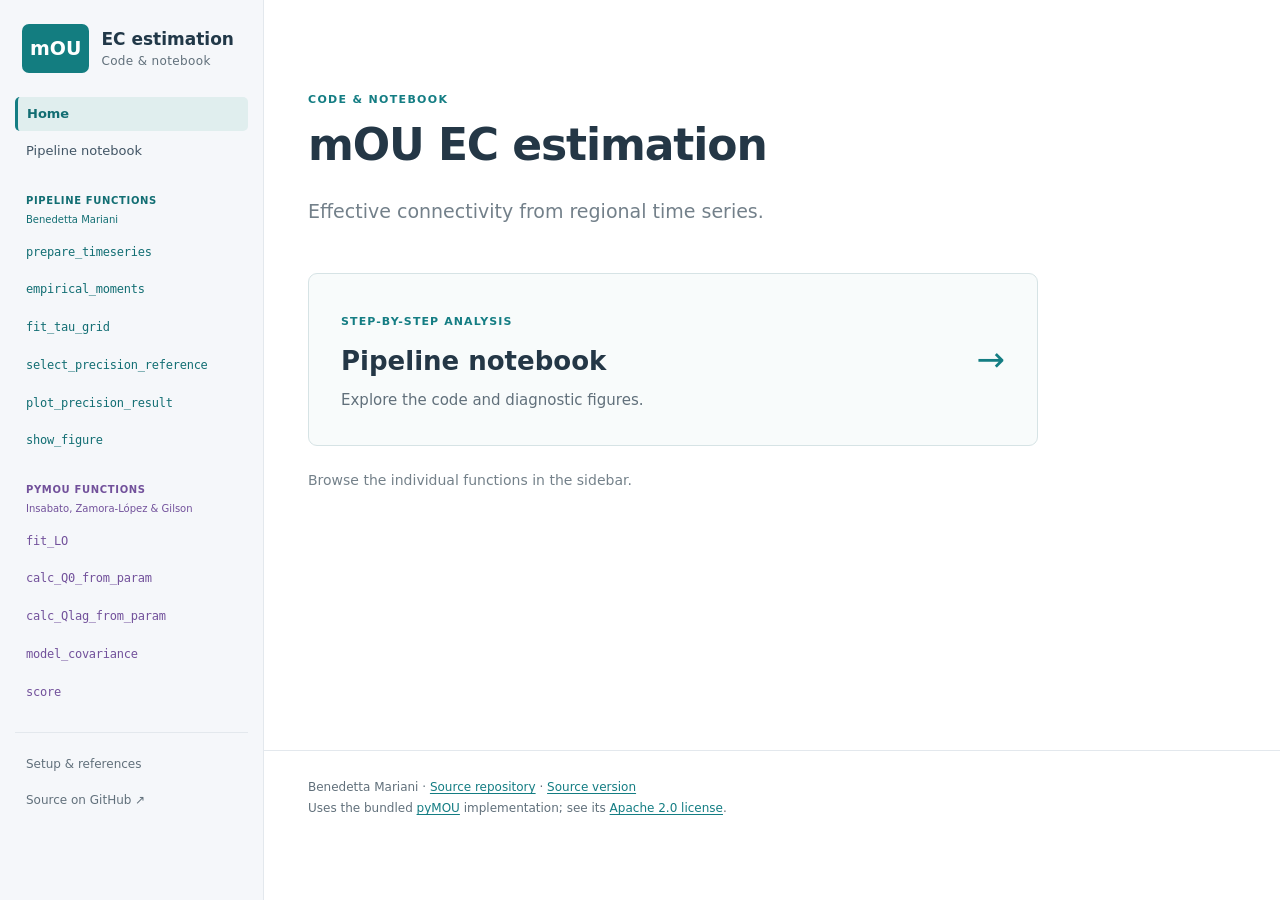
<file: index.html>
<!doctype html><html lang="en"><head><meta charset="utf-8"><meta name="viewport" content="width=device-width,initial-scale=1"><title>mOU EC estimation</title><link rel="stylesheet" href="style.css?v=functions-20261024"></head><body class="home-page"><a class="skip-link" href="#main-content">Skip to content</a><aside class="docs-sidebar"><a class="docs-brand" href="index.html"><span class="brand-mark">mOU</span><span>EC estimation<small>Code &amp; notebook</small></span></a><nav aria-label="Functions and notebook"><a href="index.html" class="active">Home</a><a href="pipeline.html" class="">Pipeline notebook</a><div class="nav-group own-label">Pipeline functions <span>Benedetta Mariani</span></div><a href="functions.html#prepare_timeseries" class="own-function"><code>prepare_timeseries</code></a><a href="functions.html#empirical_moments" class="own-function"><code>empirical_moments</code></a><a href="functions.html#fit_tau_grid" class="own-function"><code>fit_tau_grid</code></a><a href="functions.html#select_precision_reference" class="own-function"><code>select_precision_reference</code></a><a href="functions.html#plot_precision_result" class="own-function"><code>plot_precision_result</code></a><a href="functions.html#show_figure" class="own-function"><code>show_figure</code></a><div class="nav-group pymou-label">pyMOU functions <span>Insabato, Zamora-López &amp; Gilson</span></div><a href="pymou.html#fit_LO" class="pymou-function"><code>fit_LO</code></a><a href="pymou.html#calc_Q0_from_param" class="pymou-function"><code>calc_Q0_from_param</code></a><a href="pymou.html#calc_Qlag_from_param" class="pymou-function"><code>calc_Qlag_from_param</code></a><a href="pymou.html#model_covariance" class="pymou-function"><code>model_covariance</code></a><a href="pymou.html#score" class="pymou-function"><code>score</code></a><div class="sidebar-resources"><a href="guide.html" class="">Setup & references</a><a href="https://github.com/benedetta-mariani/mOU-EC-estimation" class="">Source on GitHub ↗</a></div></nav></aside><main class="page home-main" id="main-content"><div class="eyebrow">Code &amp; notebook</div><h1>mOU EC estimation</h1><p class="lead">Effective connectivity from regional time series.</p><a class="pipeline-entry" href="pipeline.html"><div><span class="entry-label">Step-by-step analysis</span><h2>Pipeline notebook</h2><p>Explore the code and diagnostic figures.</p></div><span class="entry-arrow" aria-hidden="true">→</span></a><p class="browse-note">Browse the individual functions in the sidebar.</p></main><footer>Benedetta Mariani · <a href="https://github.com/benedetta-mariani/mOU-EC-estimation">Source repository</a> · <a href="https://github.com/benedetta-mariani/mOU-EC-estimation/tree/ad260b63af77fa3fe26848ec6613611f369198e1/ec_estimation">Source version</a><br>Uses the bundled <a href="https://github.com/mb-BCA/pyMOU">pyMOU</a> implementation; see its <a href="https://github.com/benedetta-mariani/mOU-EC-estimation/blob/main/ec_estimation/pyMOU-master/LICENSE">Apache 2.0 license</a>.</footer></body></html>
</file>
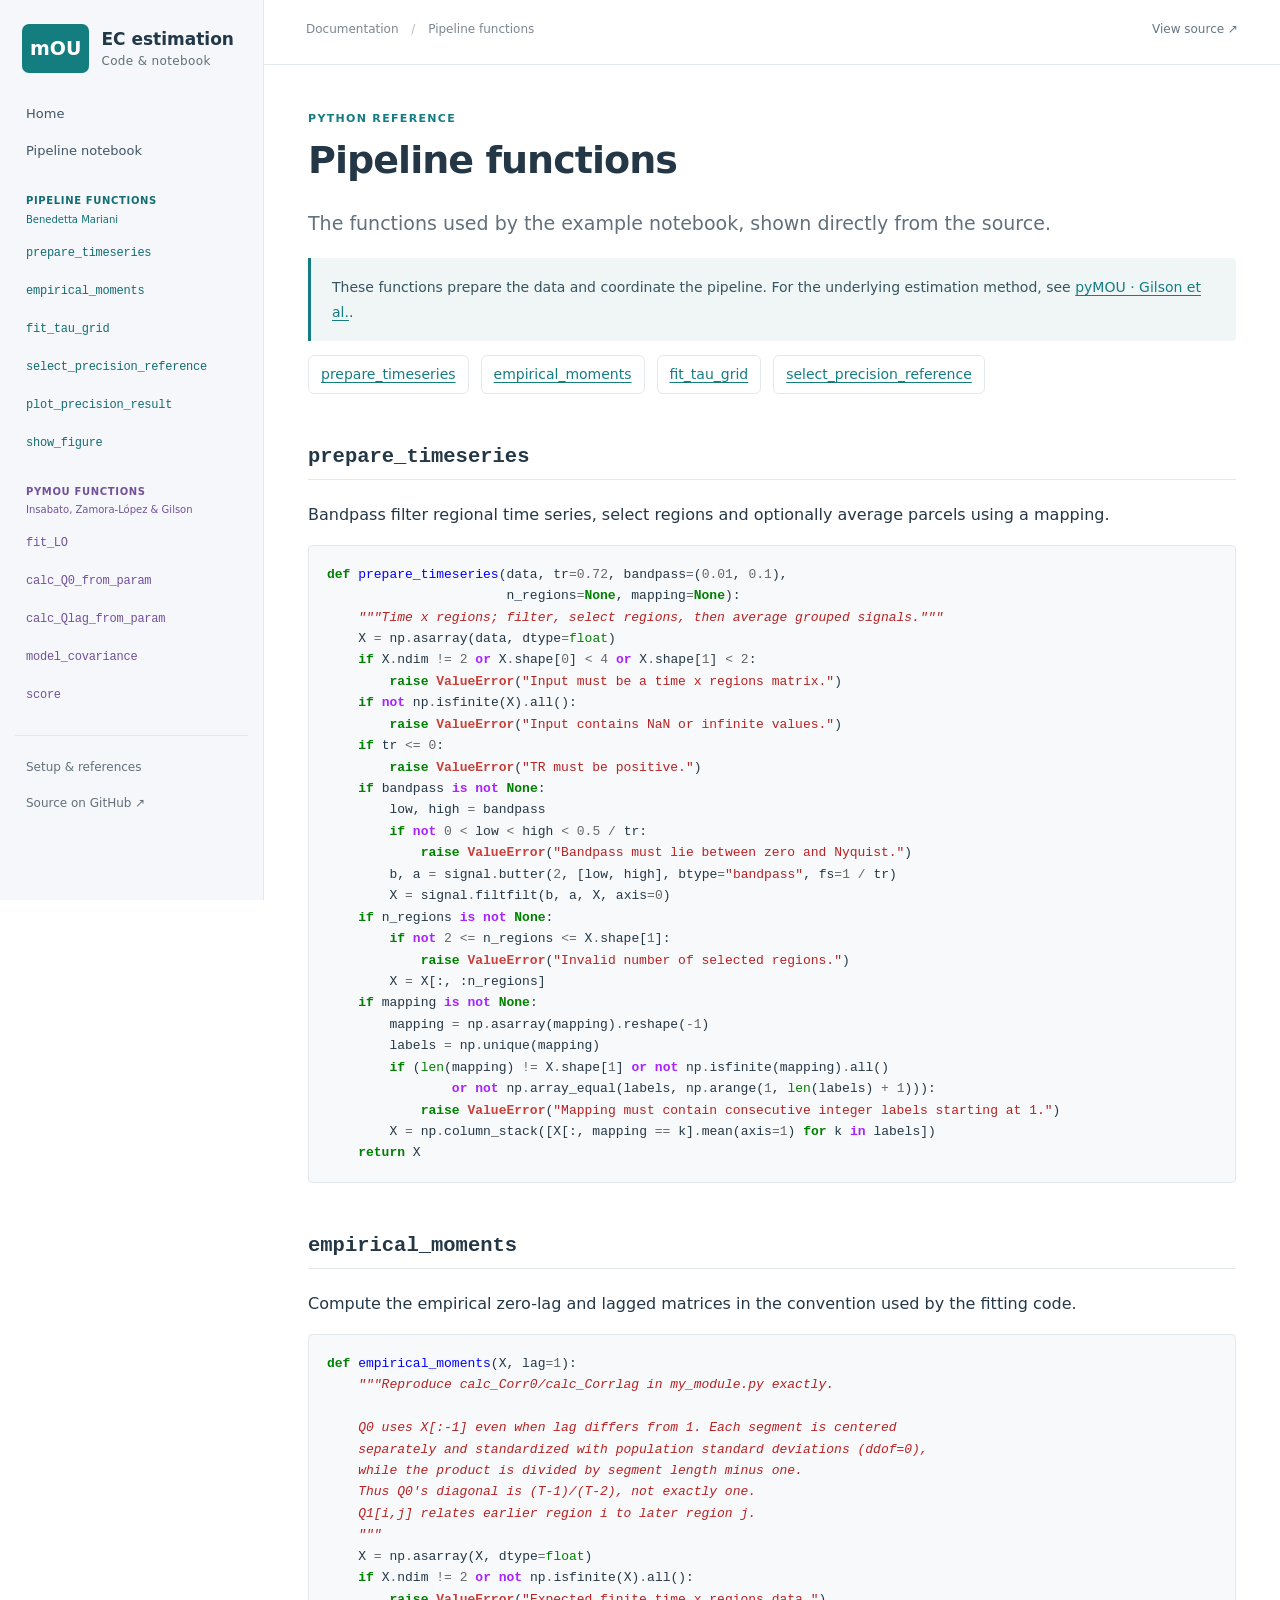
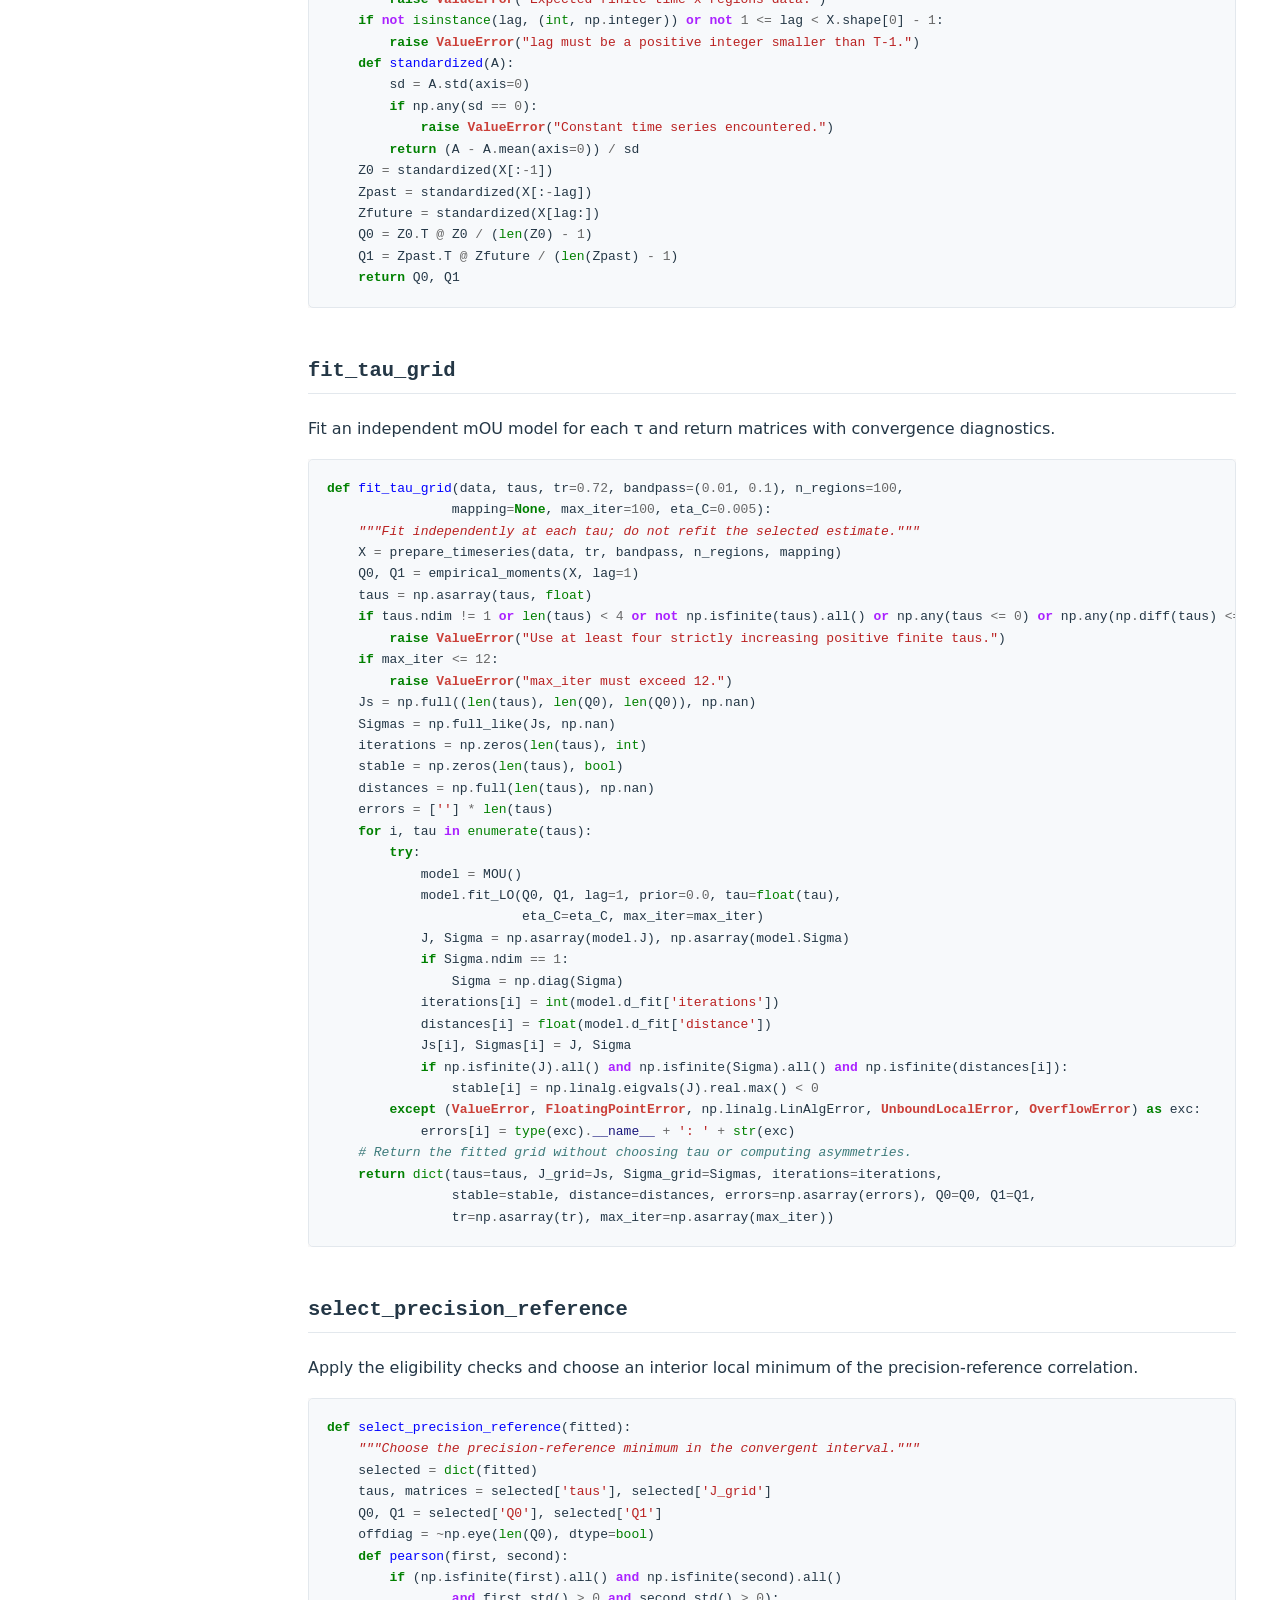
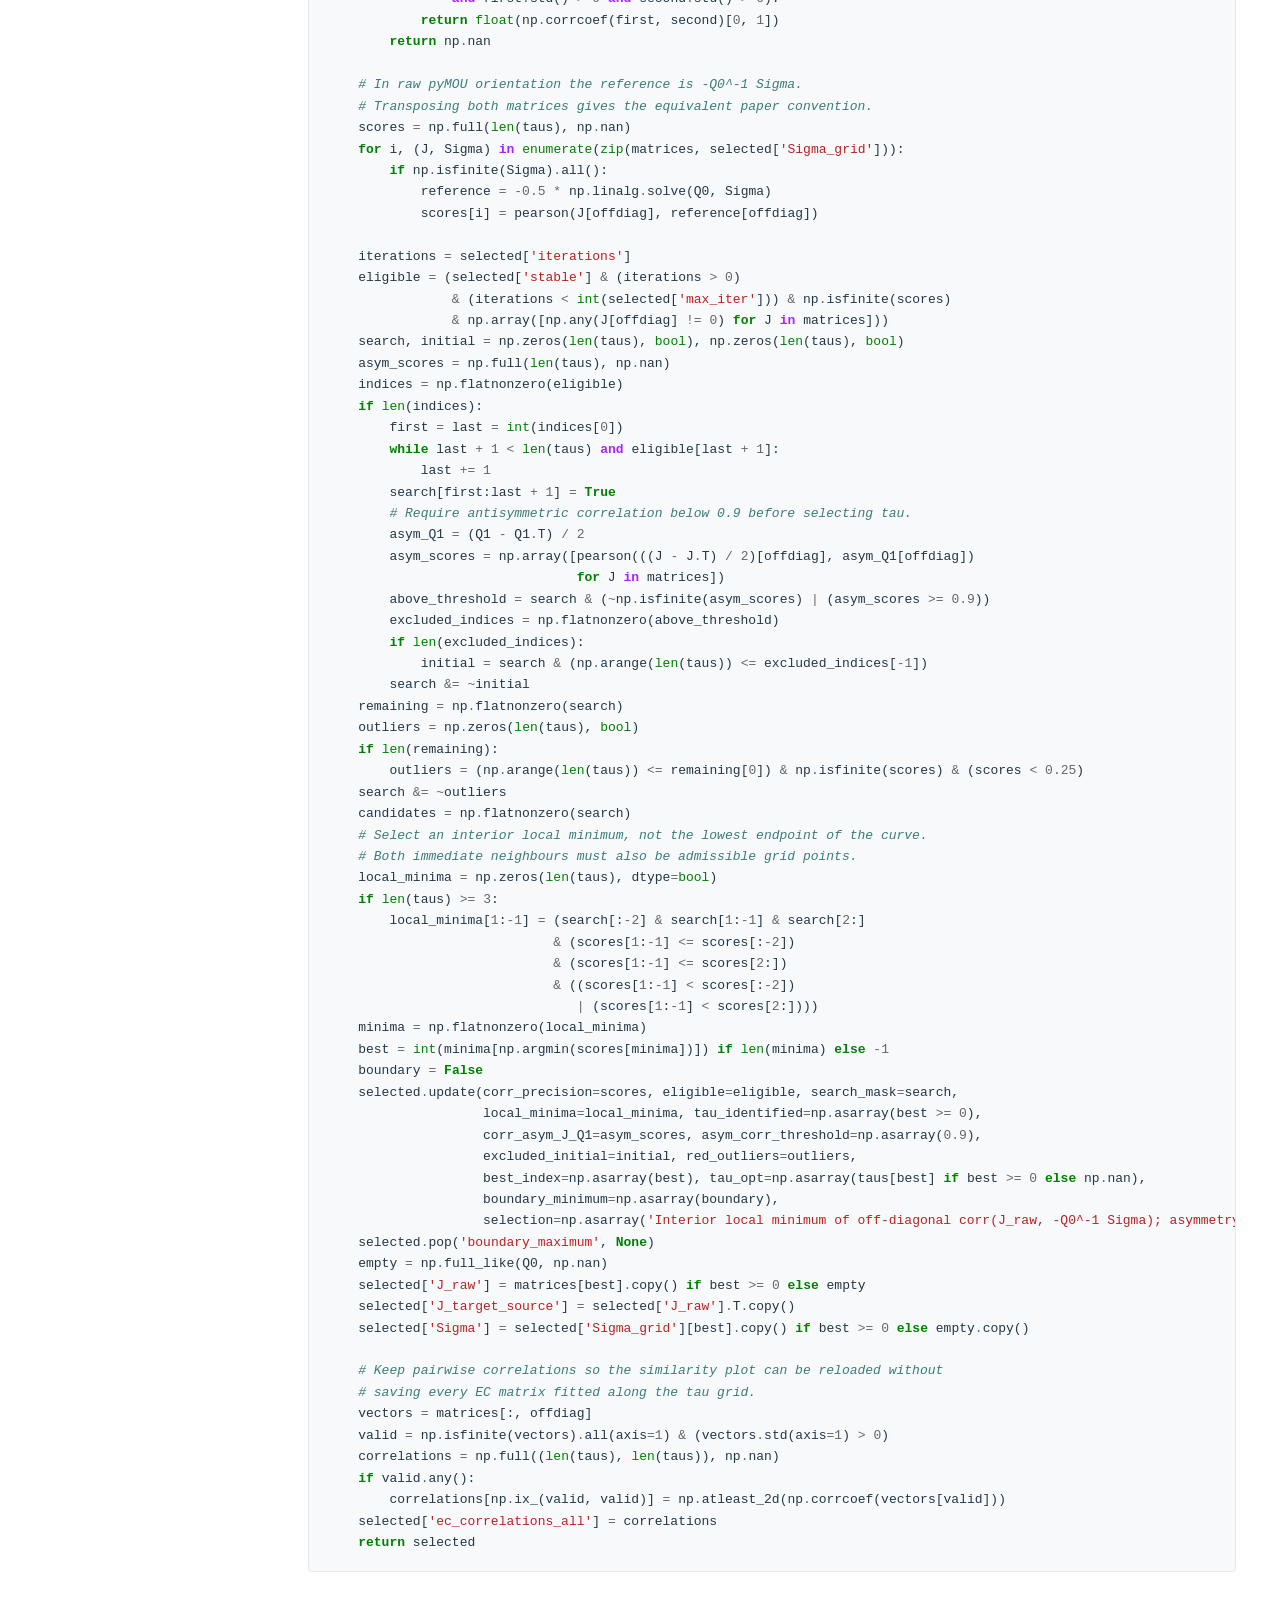
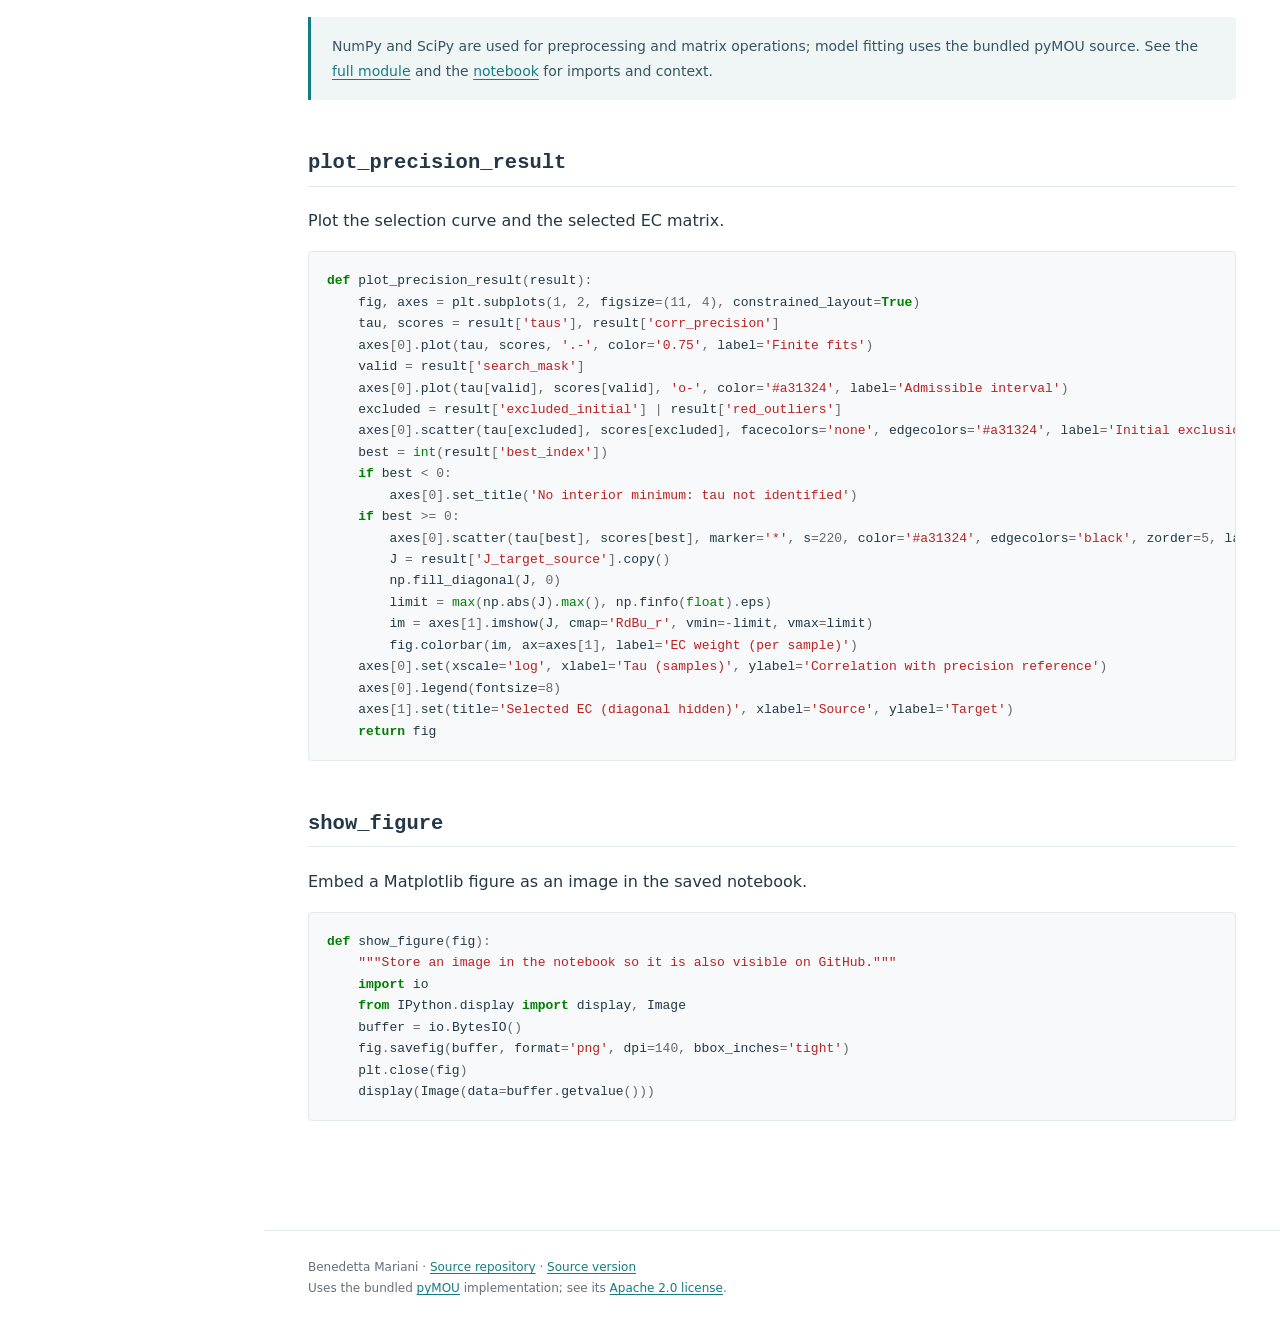
<file: functions.html>
<!doctype html><html lang="en"><head><meta charset="utf-8"><meta name="viewport" content="width=device-width,initial-scale=1"><meta name="description" content="A notebook and Python functions for multivariate Ornstein–Uhlenbeck effective connectivity estimation."><title>Functions · mOU EC estimation</title><link rel="stylesheet" href="style.css?v=functions-20261024"></head><body><a class="skip-link" href="#main-content">Skip to content</a><aside class="docs-sidebar"><a class="docs-brand" href="index.html"><span class="brand-mark">mOU</span><span>EC estimation<small>Code &amp; notebook</small></span></a><nav aria-label="Functions and notebook"><a href="index.html" class="">Home</a><a href="pipeline.html" class="">Pipeline notebook</a><div class="nav-group own-label">Pipeline functions <span>Benedetta Mariani</span></div><a href="functions.html#prepare_timeseries" class="own-function"><code>prepare_timeseries</code></a><a href="functions.html#empirical_moments" class="own-function"><code>empirical_moments</code></a><a href="functions.html#fit_tau_grid" class="own-function"><code>fit_tau_grid</code></a><a href="functions.html#select_precision_reference" class="own-function"><code>select_precision_reference</code></a><a href="functions.html#plot_precision_result" class="own-function"><code>plot_precision_result</code></a><a href="functions.html#show_figure" class="own-function"><code>show_figure</code></a><div class="nav-group pymou-label">pyMOU functions <span>Insabato, Zamora-López &amp; Gilson</span></div><a href="pymou.html#fit_LO" class="pymou-function"><code>fit_LO</code></a><a href="pymou.html#calc_Q0_from_param" class="pymou-function"><code>calc_Q0_from_param</code></a><a href="pymou.html#calc_Qlag_from_param" class="pymou-function"><code>calc_Qlag_from_param</code></a><a href="pymou.html#model_covariance" class="pymou-function"><code>model_covariance</code></a><a href="pymou.html#score" class="pymou-function"><code>score</code></a><div class="sidebar-resources"><a href="guide.html" class="">Setup & references</a><a href="https://github.com/benedetta-mariani/mOU-EC-estimation" class="">Source on GitHub ↗</a></div></nav></aside><div class="doc-heading"><span>Documentation <span aria-hidden="true">/</span> Pipeline functions</span><a href="https://github.com/benedetta-mariani/mOU-EC-estimation/tree/main/ec_estimation">View source ↗</a></div><main class="page" id="main-content"><div class="eyebrow">Python reference</div><h1>Pipeline functions</h1><p class="lead">The functions used by the example notebook, shown directly from the source.</p><p class="note" id="pymou-link">These functions prepare the data and coordinate the pipeline. For the underlying estimation method, see <a href="pymou.html">pyMOU · Gilson et al.</a>.</p><div class="jump-links"><a href="#prepare_timeseries">prepare_timeseries</a><a href="#empirical_moments">empirical_moments</a><a href="#fit_tau_grid">fit_tau_grid</a><a href="#select_precision_reference">select_precision_reference</a></div><section class="function" id="prepare_timeseries"><h2><code>prepare_timeseries</code></h2><p>Bandpass filter regional time series, select regions and optionally average parcels using a mapping.</p><div class="highlight"><pre><span></span><span class="k">def</span><span class="w"> </span><span class="nf">prepare_timeseries</span><span class="p">(</span><span class="n">data</span><span class="p">,</span> <span class="n">tr</span><span class="o">=</span><span class="mf">0.72</span><span class="p">,</span> <span class="n">bandpass</span><span class="o">=</span><span class="p">(</span><span class="mf">0.01</span><span class="p">,</span> <span class="mf">0.1</span><span class="p">),</span>
                       <span class="n">n_regions</span><span class="o">=</span><span class="kc">None</span><span class="p">,</span> <span class="n">mapping</span><span class="o">=</span><span class="kc">None</span><span class="p">):</span>
<span class="w">    </span><span class="sd">&quot;&quot;&quot;Time x regions; filter, select regions, then average grouped signals.&quot;&quot;&quot;</span>
    <span class="n">X</span> <span class="o">=</span> <span class="n">np</span><span class="o">.</span><span class="n">asarray</span><span class="p">(</span><span class="n">data</span><span class="p">,</span> <span class="n">dtype</span><span class="o">=</span><span class="nb">float</span><span class="p">)</span>
    <span class="k">if</span> <span class="n">X</span><span class="o">.</span><span class="n">ndim</span> <span class="o">!=</span> <span class="mi">2</span> <span class="ow">or</span> <span class="n">X</span><span class="o">.</span><span class="n">shape</span><span class="p">[</span><span class="mi">0</span><span class="p">]</span> <span class="o">&lt;</span> <span class="mi">4</span> <span class="ow">or</span> <span class="n">X</span><span class="o">.</span><span class="n">shape</span><span class="p">[</span><span class="mi">1</span><span class="p">]</span> <span class="o">&lt;</span> <span class="mi">2</span><span class="p">:</span>
        <span class="k">raise</span> <span class="ne">ValueError</span><span class="p">(</span><span class="s2">&quot;Input must be a time x regions matrix.&quot;</span><span class="p">)</span>
    <span class="k">if</span> <span class="ow">not</span> <span class="n">np</span><span class="o">.</span><span class="n">isfinite</span><span class="p">(</span><span class="n">X</span><span class="p">)</span><span class="o">.</span><span class="n">all</span><span class="p">():</span>
        <span class="k">raise</span> <span class="ne">ValueError</span><span class="p">(</span><span class="s2">&quot;Input contains NaN or infinite values.&quot;</span><span class="p">)</span>
    <span class="k">if</span> <span class="n">tr</span> <span class="o">&lt;=</span> <span class="mi">0</span><span class="p">:</span>
        <span class="k">raise</span> <span class="ne">ValueError</span><span class="p">(</span><span class="s2">&quot;TR must be positive.&quot;</span><span class="p">)</span>
    <span class="k">if</span> <span class="n">bandpass</span> <span class="ow">is</span> <span class="ow">not</span> <span class="kc">None</span><span class="p">:</span>
        <span class="n">low</span><span class="p">,</span> <span class="n">high</span> <span class="o">=</span> <span class="n">bandpass</span>
        <span class="k">if</span> <span class="ow">not</span> <span class="mi">0</span> <span class="o">&lt;</span> <span class="n">low</span> <span class="o">&lt;</span> <span class="n">high</span> <span class="o">&lt;</span> <span class="mf">0.5</span> <span class="o">/</span> <span class="n">tr</span><span class="p">:</span>
            <span class="k">raise</span> <span class="ne">ValueError</span><span class="p">(</span><span class="s2">&quot;Bandpass must lie between zero and Nyquist.&quot;</span><span class="p">)</span>
        <span class="n">b</span><span class="p">,</span> <span class="n">a</span> <span class="o">=</span> <span class="n">signal</span><span class="o">.</span><span class="n">butter</span><span class="p">(</span><span class="mi">2</span><span class="p">,</span> <span class="p">[</span><span class="n">low</span><span class="p">,</span> <span class="n">high</span><span class="p">],</span> <span class="n">btype</span><span class="o">=</span><span class="s2">&quot;bandpass&quot;</span><span class="p">,</span> <span class="n">fs</span><span class="o">=</span><span class="mi">1</span> <span class="o">/</span> <span class="n">tr</span><span class="p">)</span>
        <span class="n">X</span> <span class="o">=</span> <span class="n">signal</span><span class="o">.</span><span class="n">filtfilt</span><span class="p">(</span><span class="n">b</span><span class="p">,</span> <span class="n">a</span><span class="p">,</span> <span class="n">X</span><span class="p">,</span> <span class="n">axis</span><span class="o">=</span><span class="mi">0</span><span class="p">)</span>
    <span class="k">if</span> <span class="n">n_regions</span> <span class="ow">is</span> <span class="ow">not</span> <span class="kc">None</span><span class="p">:</span>
        <span class="k">if</span> <span class="ow">not</span> <span class="mi">2</span> <span class="o">&lt;=</span> <span class="n">n_regions</span> <span class="o">&lt;=</span> <span class="n">X</span><span class="o">.</span><span class="n">shape</span><span class="p">[</span><span class="mi">1</span><span class="p">]:</span>
            <span class="k">raise</span> <span class="ne">ValueError</span><span class="p">(</span><span class="s2">&quot;Invalid number of selected regions.&quot;</span><span class="p">)</span>
        <span class="n">X</span> <span class="o">=</span> <span class="n">X</span><span class="p">[:,</span> <span class="p">:</span><span class="n">n_regions</span><span class="p">]</span>
    <span class="k">if</span> <span class="n">mapping</span> <span class="ow">is</span> <span class="ow">not</span> <span class="kc">None</span><span class="p">:</span>
        <span class="n">mapping</span> <span class="o">=</span> <span class="n">np</span><span class="o">.</span><span class="n">asarray</span><span class="p">(</span><span class="n">mapping</span><span class="p">)</span><span class="o">.</span><span class="n">reshape</span><span class="p">(</span><span class="o">-</span><span class="mi">1</span><span class="p">)</span>
        <span class="n">labels</span> <span class="o">=</span> <span class="n">np</span><span class="o">.</span><span class="n">unique</span><span class="p">(</span><span class="n">mapping</span><span class="p">)</span>
        <span class="k">if</span> <span class="p">(</span><span class="nb">len</span><span class="p">(</span><span class="n">mapping</span><span class="p">)</span> <span class="o">!=</span> <span class="n">X</span><span class="o">.</span><span class="n">shape</span><span class="p">[</span><span class="mi">1</span><span class="p">]</span> <span class="ow">or</span> <span class="ow">not</span> <span class="n">np</span><span class="o">.</span><span class="n">isfinite</span><span class="p">(</span><span class="n">mapping</span><span class="p">)</span><span class="o">.</span><span class="n">all</span><span class="p">()</span>
                <span class="ow">or</span> <span class="ow">not</span> <span class="n">np</span><span class="o">.</span><span class="n">array_equal</span><span class="p">(</span><span class="n">labels</span><span class="p">,</span> <span class="n">np</span><span class="o">.</span><span class="n">arange</span><span class="p">(</span><span class="mi">1</span><span class="p">,</span> <span class="nb">len</span><span class="p">(</span><span class="n">labels</span><span class="p">)</span> <span class="o">+</span> <span class="mi">1</span><span class="p">))):</span>
            <span class="k">raise</span> <span class="ne">ValueError</span><span class="p">(</span><span class="s2">&quot;Mapping must contain consecutive integer labels starting at 1.&quot;</span><span class="p">)</span>
        <span class="n">X</span> <span class="o">=</span> <span class="n">np</span><span class="o">.</span><span class="n">column_stack</span><span class="p">([</span><span class="n">X</span><span class="p">[:,</span> <span class="n">mapping</span> <span class="o">==</span> <span class="n">k</span><span class="p">]</span><span class="o">.</span><span class="n">mean</span><span class="p">(</span><span class="n">axis</span><span class="o">=</span><span class="mi">1</span><span class="p">)</span> <span class="k">for</span> <span class="n">k</span> <span class="ow">in</span> <span class="n">labels</span><span class="p">])</span>
    <span class="k">return</span> <span class="n">X</span>
</pre></div>
</section><section class="function" id="empirical_moments"><h2><code>empirical_moments</code></h2><p>Compute the empirical zero-lag and lagged matrices in the convention used by the fitting code.</p><div class="highlight"><pre><span></span><span class="k">def</span><span class="w"> </span><span class="nf">empirical_moments</span><span class="p">(</span><span class="n">X</span><span class="p">,</span> <span class="n">lag</span><span class="o">=</span><span class="mi">1</span><span class="p">):</span>
<span class="w">    </span><span class="sd">&quot;&quot;&quot;Reproduce calc_Corr0/calc_Corrlag in my_module.py exactly.</span>

<span class="sd">    Q0 uses X[:-1] even when lag differs from 1. Each segment is centered</span>
<span class="sd">    separately and standardized with population standard deviations (ddof=0),</span>
<span class="sd">    while the product is divided by segment length minus one.</span>
<span class="sd">    Thus Q0&#39;s diagonal is (T-1)/(T-2), not exactly one.</span>
<span class="sd">    Q1[i,j] relates earlier region i to later region j.</span>
<span class="sd">    &quot;&quot;&quot;</span>
    <span class="n">X</span> <span class="o">=</span> <span class="n">np</span><span class="o">.</span><span class="n">asarray</span><span class="p">(</span><span class="n">X</span><span class="p">,</span> <span class="n">dtype</span><span class="o">=</span><span class="nb">float</span><span class="p">)</span>
    <span class="k">if</span> <span class="n">X</span><span class="o">.</span><span class="n">ndim</span> <span class="o">!=</span> <span class="mi">2</span> <span class="ow">or</span> <span class="ow">not</span> <span class="n">np</span><span class="o">.</span><span class="n">isfinite</span><span class="p">(</span><span class="n">X</span><span class="p">)</span><span class="o">.</span><span class="n">all</span><span class="p">():</span>
        <span class="k">raise</span> <span class="ne">ValueError</span><span class="p">(</span><span class="s2">&quot;Expected finite time x regions data.&quot;</span><span class="p">)</span>
    <span class="k">if</span> <span class="ow">not</span> <span class="nb">isinstance</span><span class="p">(</span><span class="n">lag</span><span class="p">,</span> <span class="p">(</span><span class="nb">int</span><span class="p">,</span> <span class="n">np</span><span class="o">.</span><span class="n">integer</span><span class="p">))</span> <span class="ow">or</span> <span class="ow">not</span> <span class="mi">1</span> <span class="o">&lt;=</span> <span class="n">lag</span> <span class="o">&lt;</span> <span class="n">X</span><span class="o">.</span><span class="n">shape</span><span class="p">[</span><span class="mi">0</span><span class="p">]</span> <span class="o">-</span> <span class="mi">1</span><span class="p">:</span>
        <span class="k">raise</span> <span class="ne">ValueError</span><span class="p">(</span><span class="s2">&quot;lag must be a positive integer smaller than T-1.&quot;</span><span class="p">)</span>
    <span class="k">def</span><span class="w"> </span><span class="nf">standardized</span><span class="p">(</span><span class="n">A</span><span class="p">):</span>
        <span class="n">sd</span> <span class="o">=</span> <span class="n">A</span><span class="o">.</span><span class="n">std</span><span class="p">(</span><span class="n">axis</span><span class="o">=</span><span class="mi">0</span><span class="p">)</span>
        <span class="k">if</span> <span class="n">np</span><span class="o">.</span><span class="n">any</span><span class="p">(</span><span class="n">sd</span> <span class="o">==</span> <span class="mi">0</span><span class="p">):</span>
            <span class="k">raise</span> <span class="ne">ValueError</span><span class="p">(</span><span class="s2">&quot;Constant time series encountered.&quot;</span><span class="p">)</span>
        <span class="k">return</span> <span class="p">(</span><span class="n">A</span> <span class="o">-</span> <span class="n">A</span><span class="o">.</span><span class="n">mean</span><span class="p">(</span><span class="n">axis</span><span class="o">=</span><span class="mi">0</span><span class="p">))</span> <span class="o">/</span> <span class="n">sd</span>
    <span class="n">Z0</span> <span class="o">=</span> <span class="n">standardized</span><span class="p">(</span><span class="n">X</span><span class="p">[:</span><span class="o">-</span><span class="mi">1</span><span class="p">])</span>
    <span class="n">Zpast</span> <span class="o">=</span> <span class="n">standardized</span><span class="p">(</span><span class="n">X</span><span class="p">[:</span><span class="o">-</span><span class="n">lag</span><span class="p">])</span>
    <span class="n">Zfuture</span> <span class="o">=</span> <span class="n">standardized</span><span class="p">(</span><span class="n">X</span><span class="p">[</span><span class="n">lag</span><span class="p">:])</span>
    <span class="n">Q0</span> <span class="o">=</span> <span class="n">Z0</span><span class="o">.</span><span class="n">T</span> <span class="o">@</span> <span class="n">Z0</span> <span class="o">/</span> <span class="p">(</span><span class="nb">len</span><span class="p">(</span><span class="n">Z0</span><span class="p">)</span> <span class="o">-</span> <span class="mi">1</span><span class="p">)</span>
    <span class="n">Q1</span> <span class="o">=</span> <span class="n">Zpast</span><span class="o">.</span><span class="n">T</span> <span class="o">@</span> <span class="n">Zfuture</span> <span class="o">/</span> <span class="p">(</span><span class="nb">len</span><span class="p">(</span><span class="n">Zpast</span><span class="p">)</span> <span class="o">-</span> <span class="mi">1</span><span class="p">)</span>
    <span class="k">return</span> <span class="n">Q0</span><span class="p">,</span> <span class="n">Q1</span>
</pre></div>
</section><section class="function" id="fit_tau_grid"><h2><code>fit_tau_grid</code></h2><p>Fit an independent mOU model for each τ and return matrices with convergence diagnostics.</p><div class="highlight"><pre><span></span><span class="k">def</span><span class="w"> </span><span class="nf">fit_tau_grid</span><span class="p">(</span><span class="n">data</span><span class="p">,</span> <span class="n">taus</span><span class="p">,</span> <span class="n">tr</span><span class="o">=</span><span class="mf">0.72</span><span class="p">,</span> <span class="n">bandpass</span><span class="o">=</span><span class="p">(</span><span class="mf">0.01</span><span class="p">,</span> <span class="mf">0.1</span><span class="p">),</span> <span class="n">n_regions</span><span class="o">=</span><span class="mi">100</span><span class="p">,</span>
                <span class="n">mapping</span><span class="o">=</span><span class="kc">None</span><span class="p">,</span> <span class="n">max_iter</span><span class="o">=</span><span class="mi">100</span><span class="p">,</span> <span class="n">eta_C</span><span class="o">=</span><span class="mf">0.005</span><span class="p">):</span>
<span class="w">    </span><span class="sd">&quot;&quot;&quot;Fit independently at each tau; do not refit the selected estimate.&quot;&quot;&quot;</span>
    <span class="n">X</span> <span class="o">=</span> <span class="n">prepare_timeseries</span><span class="p">(</span><span class="n">data</span><span class="p">,</span> <span class="n">tr</span><span class="p">,</span> <span class="n">bandpass</span><span class="p">,</span> <span class="n">n_regions</span><span class="p">,</span> <span class="n">mapping</span><span class="p">)</span>
    <span class="n">Q0</span><span class="p">,</span> <span class="n">Q1</span> <span class="o">=</span> <span class="n">empirical_moments</span><span class="p">(</span><span class="n">X</span><span class="p">,</span> <span class="n">lag</span><span class="o">=</span><span class="mi">1</span><span class="p">)</span>
    <span class="n">taus</span> <span class="o">=</span> <span class="n">np</span><span class="o">.</span><span class="n">asarray</span><span class="p">(</span><span class="n">taus</span><span class="p">,</span> <span class="nb">float</span><span class="p">)</span>
    <span class="k">if</span> <span class="n">taus</span><span class="o">.</span><span class="n">ndim</span> <span class="o">!=</span> <span class="mi">1</span> <span class="ow">or</span> <span class="nb">len</span><span class="p">(</span><span class="n">taus</span><span class="p">)</span> <span class="o">&lt;</span> <span class="mi">4</span> <span class="ow">or</span> <span class="ow">not</span> <span class="n">np</span><span class="o">.</span><span class="n">isfinite</span><span class="p">(</span><span class="n">taus</span><span class="p">)</span><span class="o">.</span><span class="n">all</span><span class="p">()</span> <span class="ow">or</span> <span class="n">np</span><span class="o">.</span><span class="n">any</span><span class="p">(</span><span class="n">taus</span> <span class="o">&lt;=</span> <span class="mi">0</span><span class="p">)</span> <span class="ow">or</span> <span class="n">np</span><span class="o">.</span><span class="n">any</span><span class="p">(</span><span class="n">np</span><span class="o">.</span><span class="n">diff</span><span class="p">(</span><span class="n">taus</span><span class="p">)</span> <span class="o">&lt;=</span> <span class="mi">0</span><span class="p">):</span>
        <span class="k">raise</span> <span class="ne">ValueError</span><span class="p">(</span><span class="s2">&quot;Use at least four strictly increasing positive finite taus.&quot;</span><span class="p">)</span>
    <span class="k">if</span> <span class="n">max_iter</span> <span class="o">&lt;=</span> <span class="mi">12</span><span class="p">:</span>
        <span class="k">raise</span> <span class="ne">ValueError</span><span class="p">(</span><span class="s2">&quot;max_iter must exceed 12.&quot;</span><span class="p">)</span>
    <span class="n">Js</span> <span class="o">=</span> <span class="n">np</span><span class="o">.</span><span class="n">full</span><span class="p">((</span><span class="nb">len</span><span class="p">(</span><span class="n">taus</span><span class="p">),</span> <span class="nb">len</span><span class="p">(</span><span class="n">Q0</span><span class="p">),</span> <span class="nb">len</span><span class="p">(</span><span class="n">Q0</span><span class="p">)),</span> <span class="n">np</span><span class="o">.</span><span class="n">nan</span><span class="p">)</span>
    <span class="n">Sigmas</span> <span class="o">=</span> <span class="n">np</span><span class="o">.</span><span class="n">full_like</span><span class="p">(</span><span class="n">Js</span><span class="p">,</span> <span class="n">np</span><span class="o">.</span><span class="n">nan</span><span class="p">)</span>
    <span class="n">iterations</span> <span class="o">=</span> <span class="n">np</span><span class="o">.</span><span class="n">zeros</span><span class="p">(</span><span class="nb">len</span><span class="p">(</span><span class="n">taus</span><span class="p">),</span> <span class="nb">int</span><span class="p">)</span>
    <span class="n">stable</span> <span class="o">=</span> <span class="n">np</span><span class="o">.</span><span class="n">zeros</span><span class="p">(</span><span class="nb">len</span><span class="p">(</span><span class="n">taus</span><span class="p">),</span> <span class="nb">bool</span><span class="p">)</span>
    <span class="n">distances</span> <span class="o">=</span> <span class="n">np</span><span class="o">.</span><span class="n">full</span><span class="p">(</span><span class="nb">len</span><span class="p">(</span><span class="n">taus</span><span class="p">),</span> <span class="n">np</span><span class="o">.</span><span class="n">nan</span><span class="p">)</span>
    <span class="n">errors</span> <span class="o">=</span> <span class="p">[</span><span class="s1">&#39;&#39;</span><span class="p">]</span> <span class="o">*</span> <span class="nb">len</span><span class="p">(</span><span class="n">taus</span><span class="p">)</span>
    <span class="k">for</span> <span class="n">i</span><span class="p">,</span> <span class="n">tau</span> <span class="ow">in</span> <span class="nb">enumerate</span><span class="p">(</span><span class="n">taus</span><span class="p">):</span>
        <span class="k">try</span><span class="p">:</span>
            <span class="n">model</span> <span class="o">=</span> <span class="n">MOU</span><span class="p">()</span>
            <span class="n">model</span><span class="o">.</span><span class="n">fit_LO</span><span class="p">(</span><span class="n">Q0</span><span class="p">,</span> <span class="n">Q1</span><span class="p">,</span> <span class="n">lag</span><span class="o">=</span><span class="mi">1</span><span class="p">,</span> <span class="n">prior</span><span class="o">=</span><span class="mf">0.0</span><span class="p">,</span> <span class="n">tau</span><span class="o">=</span><span class="nb">float</span><span class="p">(</span><span class="n">tau</span><span class="p">),</span>
                         <span class="n">eta_C</span><span class="o">=</span><span class="n">eta_C</span><span class="p">,</span> <span class="n">max_iter</span><span class="o">=</span><span class="n">max_iter</span><span class="p">)</span>
            <span class="n">J</span><span class="p">,</span> <span class="n">Sigma</span> <span class="o">=</span> <span class="n">np</span><span class="o">.</span><span class="n">asarray</span><span class="p">(</span><span class="n">model</span><span class="o">.</span><span class="n">J</span><span class="p">),</span> <span class="n">np</span><span class="o">.</span><span class="n">asarray</span><span class="p">(</span><span class="n">model</span><span class="o">.</span><span class="n">Sigma</span><span class="p">)</span>
            <span class="k">if</span> <span class="n">Sigma</span><span class="o">.</span><span class="n">ndim</span> <span class="o">==</span> <span class="mi">1</span><span class="p">:</span>
                <span class="n">Sigma</span> <span class="o">=</span> <span class="n">np</span><span class="o">.</span><span class="n">diag</span><span class="p">(</span><span class="n">Sigma</span><span class="p">)</span>
            <span class="n">iterations</span><span class="p">[</span><span class="n">i</span><span class="p">]</span> <span class="o">=</span> <span class="nb">int</span><span class="p">(</span><span class="n">model</span><span class="o">.</span><span class="n">d_fit</span><span class="p">[</span><span class="s1">&#39;iterations&#39;</span><span class="p">])</span>
            <span class="n">distances</span><span class="p">[</span><span class="n">i</span><span class="p">]</span> <span class="o">=</span> <span class="nb">float</span><span class="p">(</span><span class="n">model</span><span class="o">.</span><span class="n">d_fit</span><span class="p">[</span><span class="s1">&#39;distance&#39;</span><span class="p">])</span>
            <span class="n">Js</span><span class="p">[</span><span class="n">i</span><span class="p">],</span> <span class="n">Sigmas</span><span class="p">[</span><span class="n">i</span><span class="p">]</span> <span class="o">=</span> <span class="n">J</span><span class="p">,</span> <span class="n">Sigma</span>
            <span class="k">if</span> <span class="n">np</span><span class="o">.</span><span class="n">isfinite</span><span class="p">(</span><span class="n">J</span><span class="p">)</span><span class="o">.</span><span class="n">all</span><span class="p">()</span> <span class="ow">and</span> <span class="n">np</span><span class="o">.</span><span class="n">isfinite</span><span class="p">(</span><span class="n">Sigma</span><span class="p">)</span><span class="o">.</span><span class="n">all</span><span class="p">()</span> <span class="ow">and</span> <span class="n">np</span><span class="o">.</span><span class="n">isfinite</span><span class="p">(</span><span class="n">distances</span><span class="p">[</span><span class="n">i</span><span class="p">]):</span>
                <span class="n">stable</span><span class="p">[</span><span class="n">i</span><span class="p">]</span> <span class="o">=</span> <span class="n">np</span><span class="o">.</span><span class="n">linalg</span><span class="o">.</span><span class="n">eigvals</span><span class="p">(</span><span class="n">J</span><span class="p">)</span><span class="o">.</span><span class="n">real</span><span class="o">.</span><span class="n">max</span><span class="p">()</span> <span class="o">&lt;</span> <span class="mi">0</span>
        <span class="k">except</span> <span class="p">(</span><span class="ne">ValueError</span><span class="p">,</span> <span class="ne">FloatingPointError</span><span class="p">,</span> <span class="n">np</span><span class="o">.</span><span class="n">linalg</span><span class="o">.</span><span class="n">LinAlgError</span><span class="p">,</span> <span class="ne">UnboundLocalError</span><span class="p">,</span> <span class="ne">OverflowError</span><span class="p">)</span> <span class="k">as</span> <span class="n">exc</span><span class="p">:</span>
            <span class="n">errors</span><span class="p">[</span><span class="n">i</span><span class="p">]</span> <span class="o">=</span> <span class="nb">type</span><span class="p">(</span><span class="n">exc</span><span class="p">)</span><span class="o">.</span><span class="vm">__name__</span> <span class="o">+</span> <span class="s1">&#39;: &#39;</span> <span class="o">+</span> <span class="nb">str</span><span class="p">(</span><span class="n">exc</span><span class="p">)</span>
    <span class="c1"># Return the fitted grid without choosing tau or computing asymmetries.</span>
    <span class="k">return</span> <span class="nb">dict</span><span class="p">(</span><span class="n">taus</span><span class="o">=</span><span class="n">taus</span><span class="p">,</span> <span class="n">J_grid</span><span class="o">=</span><span class="n">Js</span><span class="p">,</span> <span class="n">Sigma_grid</span><span class="o">=</span><span class="n">Sigmas</span><span class="p">,</span> <span class="n">iterations</span><span class="o">=</span><span class="n">iterations</span><span class="p">,</span>
                <span class="n">stable</span><span class="o">=</span><span class="n">stable</span><span class="p">,</span> <span class="n">distance</span><span class="o">=</span><span class="n">distances</span><span class="p">,</span> <span class="n">errors</span><span class="o">=</span><span class="n">np</span><span class="o">.</span><span class="n">asarray</span><span class="p">(</span><span class="n">errors</span><span class="p">),</span> <span class="n">Q0</span><span class="o">=</span><span class="n">Q0</span><span class="p">,</span> <span class="n">Q1</span><span class="o">=</span><span class="n">Q1</span><span class="p">,</span>
                <span class="n">tr</span><span class="o">=</span><span class="n">np</span><span class="o">.</span><span class="n">asarray</span><span class="p">(</span><span class="n">tr</span><span class="p">),</span> <span class="n">max_iter</span><span class="o">=</span><span class="n">np</span><span class="o">.</span><span class="n">asarray</span><span class="p">(</span><span class="n">max_iter</span><span class="p">))</span>
</pre></div>
</section><section class="function" id="select_precision_reference"><h2><code>select_precision_reference</code></h2><p>Apply the eligibility checks and choose an interior local minimum of the precision-reference correlation.</p><div class="highlight"><pre><span></span><span class="k">def</span><span class="w"> </span><span class="nf">select_precision_reference</span><span class="p">(</span><span class="n">fitted</span><span class="p">):</span>
<span class="w">    </span><span class="sd">&quot;&quot;&quot;Choose the precision-reference minimum in the convergent interval.&quot;&quot;&quot;</span>
    <span class="n">selected</span> <span class="o">=</span> <span class="nb">dict</span><span class="p">(</span><span class="n">fitted</span><span class="p">)</span>
    <span class="n">taus</span><span class="p">,</span> <span class="n">matrices</span> <span class="o">=</span> <span class="n">selected</span><span class="p">[</span><span class="s1">&#39;taus&#39;</span><span class="p">],</span> <span class="n">selected</span><span class="p">[</span><span class="s1">&#39;J_grid&#39;</span><span class="p">]</span>
    <span class="n">Q0</span><span class="p">,</span> <span class="n">Q1</span> <span class="o">=</span> <span class="n">selected</span><span class="p">[</span><span class="s1">&#39;Q0&#39;</span><span class="p">],</span> <span class="n">selected</span><span class="p">[</span><span class="s1">&#39;Q1&#39;</span><span class="p">]</span>
    <span class="n">offdiag</span> <span class="o">=</span> <span class="o">~</span><span class="n">np</span><span class="o">.</span><span class="n">eye</span><span class="p">(</span><span class="nb">len</span><span class="p">(</span><span class="n">Q0</span><span class="p">),</span> <span class="n">dtype</span><span class="o">=</span><span class="nb">bool</span><span class="p">)</span>
    <span class="k">def</span><span class="w"> </span><span class="nf">pearson</span><span class="p">(</span><span class="n">first</span><span class="p">,</span> <span class="n">second</span><span class="p">):</span>
        <span class="k">if</span> <span class="p">(</span><span class="n">np</span><span class="o">.</span><span class="n">isfinite</span><span class="p">(</span><span class="n">first</span><span class="p">)</span><span class="o">.</span><span class="n">all</span><span class="p">()</span> <span class="ow">and</span> <span class="n">np</span><span class="o">.</span><span class="n">isfinite</span><span class="p">(</span><span class="n">second</span><span class="p">)</span><span class="o">.</span><span class="n">all</span><span class="p">()</span>
                <span class="ow">and</span> <span class="n">first</span><span class="o">.</span><span class="n">std</span><span class="p">()</span> <span class="o">&gt;</span> <span class="mi">0</span> <span class="ow">and</span> <span class="n">second</span><span class="o">.</span><span class="n">std</span><span class="p">()</span> <span class="o">&gt;</span> <span class="mi">0</span><span class="p">):</span>
            <span class="k">return</span> <span class="nb">float</span><span class="p">(</span><span class="n">np</span><span class="o">.</span><span class="n">corrcoef</span><span class="p">(</span><span class="n">first</span><span class="p">,</span> <span class="n">second</span><span class="p">)[</span><span class="mi">0</span><span class="p">,</span> <span class="mi">1</span><span class="p">])</span>
        <span class="k">return</span> <span class="n">np</span><span class="o">.</span><span class="n">nan</span>

    <span class="c1"># In raw pyMOU orientation the reference is -Q0^-1 Sigma.</span>
    <span class="c1"># Transposing both matrices gives the equivalent paper convention.</span>
    <span class="n">scores</span> <span class="o">=</span> <span class="n">np</span><span class="o">.</span><span class="n">full</span><span class="p">(</span><span class="nb">len</span><span class="p">(</span><span class="n">taus</span><span class="p">),</span> <span class="n">np</span><span class="o">.</span><span class="n">nan</span><span class="p">)</span>
    <span class="k">for</span> <span class="n">i</span><span class="p">,</span> <span class="p">(</span><span class="n">J</span><span class="p">,</span> <span class="n">Sigma</span><span class="p">)</span> <span class="ow">in</span> <span class="nb">enumerate</span><span class="p">(</span><span class="nb">zip</span><span class="p">(</span><span class="n">matrices</span><span class="p">,</span> <span class="n">selected</span><span class="p">[</span><span class="s1">&#39;Sigma_grid&#39;</span><span class="p">])):</span>
        <span class="k">if</span> <span class="n">np</span><span class="o">.</span><span class="n">isfinite</span><span class="p">(</span><span class="n">Sigma</span><span class="p">)</span><span class="o">.</span><span class="n">all</span><span class="p">():</span>
            <span class="n">reference</span> <span class="o">=</span> <span class="o">-</span><span class="mf">0.5</span> <span class="o">*</span> <span class="n">np</span><span class="o">.</span><span class="n">linalg</span><span class="o">.</span><span class="n">solve</span><span class="p">(</span><span class="n">Q0</span><span class="p">,</span> <span class="n">Sigma</span><span class="p">)</span>
            <span class="n">scores</span><span class="p">[</span><span class="n">i</span><span class="p">]</span> <span class="o">=</span> <span class="n">pearson</span><span class="p">(</span><span class="n">J</span><span class="p">[</span><span class="n">offdiag</span><span class="p">],</span> <span class="n">reference</span><span class="p">[</span><span class="n">offdiag</span><span class="p">])</span>

    <span class="n">iterations</span> <span class="o">=</span> <span class="n">selected</span><span class="p">[</span><span class="s1">&#39;iterations&#39;</span><span class="p">]</span>
    <span class="n">eligible</span> <span class="o">=</span> <span class="p">(</span><span class="n">selected</span><span class="p">[</span><span class="s1">&#39;stable&#39;</span><span class="p">]</span> <span class="o">&amp;</span> <span class="p">(</span><span class="n">iterations</span> <span class="o">&gt;</span> <span class="mi">0</span><span class="p">)</span>
                <span class="o">&amp;</span> <span class="p">(</span><span class="n">iterations</span> <span class="o">&lt;</span> <span class="nb">int</span><span class="p">(</span><span class="n">selected</span><span class="p">[</span><span class="s1">&#39;max_iter&#39;</span><span class="p">]))</span> <span class="o">&amp;</span> <span class="n">np</span><span class="o">.</span><span class="n">isfinite</span><span class="p">(</span><span class="n">scores</span><span class="p">)</span>
                <span class="o">&amp;</span> <span class="n">np</span><span class="o">.</span><span class="n">array</span><span class="p">([</span><span class="n">np</span><span class="o">.</span><span class="n">any</span><span class="p">(</span><span class="n">J</span><span class="p">[</span><span class="n">offdiag</span><span class="p">]</span> <span class="o">!=</span> <span class="mi">0</span><span class="p">)</span> <span class="k">for</span> <span class="n">J</span> <span class="ow">in</span> <span class="n">matrices</span><span class="p">]))</span>
    <span class="n">search</span><span class="p">,</span> <span class="n">initial</span> <span class="o">=</span> <span class="n">np</span><span class="o">.</span><span class="n">zeros</span><span class="p">(</span><span class="nb">len</span><span class="p">(</span><span class="n">taus</span><span class="p">),</span> <span class="nb">bool</span><span class="p">),</span> <span class="n">np</span><span class="o">.</span><span class="n">zeros</span><span class="p">(</span><span class="nb">len</span><span class="p">(</span><span class="n">taus</span><span class="p">),</span> <span class="nb">bool</span><span class="p">)</span>
    <span class="n">asym_scores</span> <span class="o">=</span> <span class="n">np</span><span class="o">.</span><span class="n">full</span><span class="p">(</span><span class="nb">len</span><span class="p">(</span><span class="n">taus</span><span class="p">),</span> <span class="n">np</span><span class="o">.</span><span class="n">nan</span><span class="p">)</span>
    <span class="n">indices</span> <span class="o">=</span> <span class="n">np</span><span class="o">.</span><span class="n">flatnonzero</span><span class="p">(</span><span class="n">eligible</span><span class="p">)</span>
    <span class="k">if</span> <span class="nb">len</span><span class="p">(</span><span class="n">indices</span><span class="p">):</span>
        <span class="n">first</span> <span class="o">=</span> <span class="n">last</span> <span class="o">=</span> <span class="nb">int</span><span class="p">(</span><span class="n">indices</span><span class="p">[</span><span class="mi">0</span><span class="p">])</span>
        <span class="k">while</span> <span class="n">last</span> <span class="o">+</span> <span class="mi">1</span> <span class="o">&lt;</span> <span class="nb">len</span><span class="p">(</span><span class="n">taus</span><span class="p">)</span> <span class="ow">and</span> <span class="n">eligible</span><span class="p">[</span><span class="n">last</span> <span class="o">+</span> <span class="mi">1</span><span class="p">]:</span>
            <span class="n">last</span> <span class="o">+=</span> <span class="mi">1</span>
        <span class="n">search</span><span class="p">[</span><span class="n">first</span><span class="p">:</span><span class="n">last</span> <span class="o">+</span> <span class="mi">1</span><span class="p">]</span> <span class="o">=</span> <span class="kc">True</span>
        <span class="c1"># Require antisymmetric correlation below 0.9 before selecting tau.</span>
        <span class="n">asym_Q1</span> <span class="o">=</span> <span class="p">(</span><span class="n">Q1</span> <span class="o">-</span> <span class="n">Q1</span><span class="o">.</span><span class="n">T</span><span class="p">)</span> <span class="o">/</span> <span class="mi">2</span>
        <span class="n">asym_scores</span> <span class="o">=</span> <span class="n">np</span><span class="o">.</span><span class="n">array</span><span class="p">([</span><span class="n">pearson</span><span class="p">(((</span><span class="n">J</span> <span class="o">-</span> <span class="n">J</span><span class="o">.</span><span class="n">T</span><span class="p">)</span> <span class="o">/</span> <span class="mi">2</span><span class="p">)[</span><span class="n">offdiag</span><span class="p">],</span> <span class="n">asym_Q1</span><span class="p">[</span><span class="n">offdiag</span><span class="p">])</span>
                                <span class="k">for</span> <span class="n">J</span> <span class="ow">in</span> <span class="n">matrices</span><span class="p">])</span>
        <span class="n">above_threshold</span> <span class="o">=</span> <span class="n">search</span> <span class="o">&amp;</span> <span class="p">(</span><span class="o">~</span><span class="n">np</span><span class="o">.</span><span class="n">isfinite</span><span class="p">(</span><span class="n">asym_scores</span><span class="p">)</span> <span class="o">|</span> <span class="p">(</span><span class="n">asym_scores</span> <span class="o">&gt;=</span> <span class="mf">0.9</span><span class="p">))</span>
        <span class="n">excluded_indices</span> <span class="o">=</span> <span class="n">np</span><span class="o">.</span><span class="n">flatnonzero</span><span class="p">(</span><span class="n">above_threshold</span><span class="p">)</span>
        <span class="k">if</span> <span class="nb">len</span><span class="p">(</span><span class="n">excluded_indices</span><span class="p">):</span>
            <span class="n">initial</span> <span class="o">=</span> <span class="n">search</span> <span class="o">&amp;</span> <span class="p">(</span><span class="n">np</span><span class="o">.</span><span class="n">arange</span><span class="p">(</span><span class="nb">len</span><span class="p">(</span><span class="n">taus</span><span class="p">))</span> <span class="o">&lt;=</span> <span class="n">excluded_indices</span><span class="p">[</span><span class="o">-</span><span class="mi">1</span><span class="p">])</span>
        <span class="n">search</span> <span class="o">&amp;=</span> <span class="o">~</span><span class="n">initial</span>
    <span class="n">remaining</span> <span class="o">=</span> <span class="n">np</span><span class="o">.</span><span class="n">flatnonzero</span><span class="p">(</span><span class="n">search</span><span class="p">)</span>
    <span class="n">outliers</span> <span class="o">=</span> <span class="n">np</span><span class="o">.</span><span class="n">zeros</span><span class="p">(</span><span class="nb">len</span><span class="p">(</span><span class="n">taus</span><span class="p">),</span> <span class="nb">bool</span><span class="p">)</span>
    <span class="k">if</span> <span class="nb">len</span><span class="p">(</span><span class="n">remaining</span><span class="p">):</span>
        <span class="n">outliers</span> <span class="o">=</span> <span class="p">(</span><span class="n">np</span><span class="o">.</span><span class="n">arange</span><span class="p">(</span><span class="nb">len</span><span class="p">(</span><span class="n">taus</span><span class="p">))</span> <span class="o">&lt;=</span> <span class="n">remaining</span><span class="p">[</span><span class="mi">0</span><span class="p">])</span> <span class="o">&amp;</span> <span class="n">np</span><span class="o">.</span><span class="n">isfinite</span><span class="p">(</span><span class="n">scores</span><span class="p">)</span> <span class="o">&amp;</span> <span class="p">(</span><span class="n">scores</span> <span class="o">&lt;</span> <span class="mf">0.25</span><span class="p">)</span>
    <span class="n">search</span> <span class="o">&amp;=</span> <span class="o">~</span><span class="n">outliers</span>
    <span class="n">candidates</span> <span class="o">=</span> <span class="n">np</span><span class="o">.</span><span class="n">flatnonzero</span><span class="p">(</span><span class="n">search</span><span class="p">)</span>
    <span class="c1"># Select an interior local minimum, not the lowest endpoint of the curve.</span>
    <span class="c1"># Both immediate neighbours must also be admissible grid points.</span>
    <span class="n">local_minima</span> <span class="o">=</span> <span class="n">np</span><span class="o">.</span><span class="n">zeros</span><span class="p">(</span><span class="nb">len</span><span class="p">(</span><span class="n">taus</span><span class="p">),</span> <span class="n">dtype</span><span class="o">=</span><span class="nb">bool</span><span class="p">)</span>
    <span class="k">if</span> <span class="nb">len</span><span class="p">(</span><span class="n">taus</span><span class="p">)</span> <span class="o">&gt;=</span> <span class="mi">3</span><span class="p">:</span>
        <span class="n">local_minima</span><span class="p">[</span><span class="mi">1</span><span class="p">:</span><span class="o">-</span><span class="mi">1</span><span class="p">]</span> <span class="o">=</span> <span class="p">(</span><span class="n">search</span><span class="p">[:</span><span class="o">-</span><span class="mi">2</span><span class="p">]</span> <span class="o">&amp;</span> <span class="n">search</span><span class="p">[</span><span class="mi">1</span><span class="p">:</span><span class="o">-</span><span class="mi">1</span><span class="p">]</span> <span class="o">&amp;</span> <span class="n">search</span><span class="p">[</span><span class="mi">2</span><span class="p">:]</span>
                             <span class="o">&amp;</span> <span class="p">(</span><span class="n">scores</span><span class="p">[</span><span class="mi">1</span><span class="p">:</span><span class="o">-</span><span class="mi">1</span><span class="p">]</span> <span class="o">&lt;=</span> <span class="n">scores</span><span class="p">[:</span><span class="o">-</span><span class="mi">2</span><span class="p">])</span>
                             <span class="o">&amp;</span> <span class="p">(</span><span class="n">scores</span><span class="p">[</span><span class="mi">1</span><span class="p">:</span><span class="o">-</span><span class="mi">1</span><span class="p">]</span> <span class="o">&lt;=</span> <span class="n">scores</span><span class="p">[</span><span class="mi">2</span><span class="p">:])</span>
                             <span class="o">&amp;</span> <span class="p">((</span><span class="n">scores</span><span class="p">[</span><span class="mi">1</span><span class="p">:</span><span class="o">-</span><span class="mi">1</span><span class="p">]</span> <span class="o">&lt;</span> <span class="n">scores</span><span class="p">[:</span><span class="o">-</span><span class="mi">2</span><span class="p">])</span>
                                <span class="o">|</span> <span class="p">(</span><span class="n">scores</span><span class="p">[</span><span class="mi">1</span><span class="p">:</span><span class="o">-</span><span class="mi">1</span><span class="p">]</span> <span class="o">&lt;</span> <span class="n">scores</span><span class="p">[</span><span class="mi">2</span><span class="p">:])))</span>
    <span class="n">minima</span> <span class="o">=</span> <span class="n">np</span><span class="o">.</span><span class="n">flatnonzero</span><span class="p">(</span><span class="n">local_minima</span><span class="p">)</span>
    <span class="n">best</span> <span class="o">=</span> <span class="nb">int</span><span class="p">(</span><span class="n">minima</span><span class="p">[</span><span class="n">np</span><span class="o">.</span><span class="n">argmin</span><span class="p">(</span><span class="n">scores</span><span class="p">[</span><span class="n">minima</span><span class="p">])])</span> <span class="k">if</span> <span class="nb">len</span><span class="p">(</span><span class="n">minima</span><span class="p">)</span> <span class="k">else</span> <span class="o">-</span><span class="mi">1</span>
    <span class="n">boundary</span> <span class="o">=</span> <span class="kc">False</span>
    <span class="n">selected</span><span class="o">.</span><span class="n">update</span><span class="p">(</span><span class="n">corr_precision</span><span class="o">=</span><span class="n">scores</span><span class="p">,</span> <span class="n">eligible</span><span class="o">=</span><span class="n">eligible</span><span class="p">,</span> <span class="n">search_mask</span><span class="o">=</span><span class="n">search</span><span class="p">,</span>
                    <span class="n">local_minima</span><span class="o">=</span><span class="n">local_minima</span><span class="p">,</span> <span class="n">tau_identified</span><span class="o">=</span><span class="n">np</span><span class="o">.</span><span class="n">asarray</span><span class="p">(</span><span class="n">best</span> <span class="o">&gt;=</span> <span class="mi">0</span><span class="p">),</span>
                    <span class="n">corr_asym_J_Q1</span><span class="o">=</span><span class="n">asym_scores</span><span class="p">,</span> <span class="n">asym_corr_threshold</span><span class="o">=</span><span class="n">np</span><span class="o">.</span><span class="n">asarray</span><span class="p">(</span><span class="mf">0.9</span><span class="p">),</span>
                    <span class="n">excluded_initial</span><span class="o">=</span><span class="n">initial</span><span class="p">,</span> <span class="n">red_outliers</span><span class="o">=</span><span class="n">outliers</span><span class="p">,</span>
                    <span class="n">best_index</span><span class="o">=</span><span class="n">np</span><span class="o">.</span><span class="n">asarray</span><span class="p">(</span><span class="n">best</span><span class="p">),</span> <span class="n">tau_opt</span><span class="o">=</span><span class="n">np</span><span class="o">.</span><span class="n">asarray</span><span class="p">(</span><span class="n">taus</span><span class="p">[</span><span class="n">best</span><span class="p">]</span> <span class="k">if</span> <span class="n">best</span> <span class="o">&gt;=</span> <span class="mi">0</span> <span class="k">else</span> <span class="n">np</span><span class="o">.</span><span class="n">nan</span><span class="p">),</span>
                    <span class="n">boundary_minimum</span><span class="o">=</span><span class="n">np</span><span class="o">.</span><span class="n">asarray</span><span class="p">(</span><span class="n">boundary</span><span class="p">),</span>
                    <span class="n">selection</span><span class="o">=</span><span class="n">np</span><span class="o">.</span><span class="n">asarray</span><span class="p">(</span><span class="s1">&#39;Interior local minimum of off-diagonal corr(J_raw, -Q0^-1 Sigma); asymmetry correlation &lt; 0.9&#39;</span><span class="p">))</span>
    <span class="n">selected</span><span class="o">.</span><span class="n">pop</span><span class="p">(</span><span class="s1">&#39;boundary_maximum&#39;</span><span class="p">,</span> <span class="kc">None</span><span class="p">)</span>
    <span class="n">empty</span> <span class="o">=</span> <span class="n">np</span><span class="o">.</span><span class="n">full_like</span><span class="p">(</span><span class="n">Q0</span><span class="p">,</span> <span class="n">np</span><span class="o">.</span><span class="n">nan</span><span class="p">)</span>
    <span class="n">selected</span><span class="p">[</span><span class="s1">&#39;J_raw&#39;</span><span class="p">]</span> <span class="o">=</span> <span class="n">matrices</span><span class="p">[</span><span class="n">best</span><span class="p">]</span><span class="o">.</span><span class="n">copy</span><span class="p">()</span> <span class="k">if</span> <span class="n">best</span> <span class="o">&gt;=</span> <span class="mi">0</span> <span class="k">else</span> <span class="n">empty</span>
    <span class="n">selected</span><span class="p">[</span><span class="s1">&#39;J_target_source&#39;</span><span class="p">]</span> <span class="o">=</span> <span class="n">selected</span><span class="p">[</span><span class="s1">&#39;J_raw&#39;</span><span class="p">]</span><span class="o">.</span><span class="n">T</span><span class="o">.</span><span class="n">copy</span><span class="p">()</span>
    <span class="n">selected</span><span class="p">[</span><span class="s1">&#39;Sigma&#39;</span><span class="p">]</span> <span class="o">=</span> <span class="n">selected</span><span class="p">[</span><span class="s1">&#39;Sigma_grid&#39;</span><span class="p">][</span><span class="n">best</span><span class="p">]</span><span class="o">.</span><span class="n">copy</span><span class="p">()</span> <span class="k">if</span> <span class="n">best</span> <span class="o">&gt;=</span> <span class="mi">0</span> <span class="k">else</span> <span class="n">empty</span><span class="o">.</span><span class="n">copy</span><span class="p">()</span>

    <span class="c1"># Keep pairwise correlations so the similarity plot can be reloaded without</span>
    <span class="c1"># saving every EC matrix fitted along the tau grid.</span>
    <span class="n">vectors</span> <span class="o">=</span> <span class="n">matrices</span><span class="p">[:,</span> <span class="n">offdiag</span><span class="p">]</span>
    <span class="n">valid</span> <span class="o">=</span> <span class="n">np</span><span class="o">.</span><span class="n">isfinite</span><span class="p">(</span><span class="n">vectors</span><span class="p">)</span><span class="o">.</span><span class="n">all</span><span class="p">(</span><span class="n">axis</span><span class="o">=</span><span class="mi">1</span><span class="p">)</span> <span class="o">&amp;</span> <span class="p">(</span><span class="n">vectors</span><span class="o">.</span><span class="n">std</span><span class="p">(</span><span class="n">axis</span><span class="o">=</span><span class="mi">1</span><span class="p">)</span> <span class="o">&gt;</span> <span class="mi">0</span><span class="p">)</span>
    <span class="n">correlations</span> <span class="o">=</span> <span class="n">np</span><span class="o">.</span><span class="n">full</span><span class="p">((</span><span class="nb">len</span><span class="p">(</span><span class="n">taus</span><span class="p">),</span> <span class="nb">len</span><span class="p">(</span><span class="n">taus</span><span class="p">)),</span> <span class="n">np</span><span class="o">.</span><span class="n">nan</span><span class="p">)</span>
    <span class="k">if</span> <span class="n">valid</span><span class="o">.</span><span class="n">any</span><span class="p">():</span>
        <span class="n">correlations</span><span class="p">[</span><span class="n">np</span><span class="o">.</span><span class="n">ix_</span><span class="p">(</span><span class="n">valid</span><span class="p">,</span> <span class="n">valid</span><span class="p">)]</span> <span class="o">=</span> <span class="n">np</span><span class="o">.</span><span class="n">atleast_2d</span><span class="p">(</span><span class="n">np</span><span class="o">.</span><span class="n">corrcoef</span><span class="p">(</span><span class="n">vectors</span><span class="p">[</span><span class="n">valid</span><span class="p">]))</span>
    <span class="n">selected</span><span class="p">[</span><span class="s1">&#39;ec_correlations_all&#39;</span><span class="p">]</span> <span class="o">=</span> <span class="n">correlations</span>
    <span class="k">return</span> <span class="n">selected</span>
</pre></div>
</section><p class="note">NumPy and SciPy are used for preprocessing and matrix operations; model fitting uses the bundled pyMOU source. See the <a href="https://github.com/benedetta-mariani/mOU-EC-estimation/blob/main/ec_estimation/mou_pipeline.py">full module</a> and the <a href="pipeline.html">notebook</a> for imports and context.</p><section class="function" id="plot_precision_result"><h2><code>plot_precision_result</code></h2><p>Plot the selection curve and the selected EC matrix.</p><div class="highlight"><pre><span class="k">def</span> <span class="n">plot_precision_result</span><span class="o">(</span><span class="n">result</span><span class="o">)</span><span class="o">:</span>
    <span class="n">fig</span><span class="o">,</span> <span class="n">axes</span> <span class="o">=</span> <span class="n">plt</span><span class="o">.</span><span class="n">subplots</span><span class="o">(</span><span class="mi">1</span><span class="o">,</span> <span class="mi">2</span><span class="o">,</span> <span class="n">figsize</span><span class="o">=</span><span class="o">(</span><span class="mi">11</span><span class="o">,</span> <span class="mi">4</span><span class="o">)</span><span class="o">,</span> <span class="n">constrained_layout</span><span class="o">=</span><span class="k">True</span><span class="o">)</span>
    <span class="n">tau</span><span class="o">,</span> <span class="n">scores</span> <span class="o">=</span> <span class="n">result</span><span class="o">[</span><span class="s">&#x27;taus&#x27;</span><span class="o">]</span><span class="o">,</span> <span class="n">result</span><span class="o">[</span><span class="s">&#x27;corr_precision&#x27;</span><span class="o">]</span>
    <span class="n">axes</span><span class="o">[</span><span class="mi">0</span><span class="o">]</span><span class="o">.</span><span class="n">plot</span><span class="o">(</span><span class="n">tau</span><span class="o">,</span> <span class="n">scores</span><span class="o">,</span> <span class="s">&#x27;.-&#x27;</span><span class="o">,</span> <span class="n">color</span><span class="o">=</span><span class="s">&#x27;0.75&#x27;</span><span class="o">,</span> <span class="n">label</span><span class="o">=</span><span class="s">&#x27;Finite fits&#x27;</span><span class="o">)</span>
    <span class="n">valid</span> <span class="o">=</span> <span class="n">result</span><span class="o">[</span><span class="s">&#x27;search_mask&#x27;</span><span class="o">]</span>
    <span class="n">axes</span><span class="o">[</span><span class="mi">0</span><span class="o">]</span><span class="o">.</span><span class="n">plot</span><span class="o">(</span><span class="n">tau</span><span class="o">[</span><span class="n">valid</span><span class="o">]</span><span class="o">,</span> <span class="n">scores</span><span class="o">[</span><span class="n">valid</span><span class="o">]</span><span class="o">,</span> <span class="s">&#x27;o-&#x27;</span><span class="o">,</span> <span class="n">color</span><span class="o">=</span><span class="s">&#x27;#a31324&#x27;</span><span class="o">,</span> <span class="n">label</span><span class="o">=</span><span class="s">&#x27;Admissible interval&#x27;</span><span class="o">)</span>
    <span class="n">excluded</span> <span class="o">=</span> <span class="n">result</span><span class="o">[</span><span class="s">&#x27;excluded_initial&#x27;</span><span class="o">]</span> <span class="o">|</span> <span class="n">result</span><span class="o">[</span><span class="s">&#x27;red_outliers&#x27;</span><span class="o">]</span>
    <span class="n">axes</span><span class="o">[</span><span class="mi">0</span><span class="o">]</span><span class="o">.</span><span class="n">scatter</span><span class="o">(</span><span class="n">tau</span><span class="o">[</span><span class="n">excluded</span><span class="o">]</span><span class="o">,</span> <span class="n">scores</span><span class="o">[</span><span class="n">excluded</span><span class="o">]</span><span class="o">,</span> <span class="n">facecolors</span><span class="o">=</span><span class="s">&#x27;none&#x27;</span><span class="o">,</span> <span class="n">edgecolors</span><span class="o">=</span><span class="s">&#x27;#a31324&#x27;</span><span class="o">,</span> <span class="n">label</span><span class="o">=</span><span class="s">&#x27;Initial exclusions&#x27;</span><span class="o">)</span>
    <span class="n">best</span> <span class="o">=</span> <span class="nb">int</span><span class="o">(</span><span class="n">result</span><span class="o">[</span><span class="s">&#x27;best_index&#x27;</span><span class="o">]</span><span class="o">)</span>
    <span class="k">if</span> <span class="n">best</span> <span class="o">&lt;</span> <span class="mi">0</span><span class="o">:</span>
        <span class="n">axes</span><span class="o">[</span><span class="mi">0</span><span class="o">]</span><span class="o">.</span><span class="n">set_title</span><span class="o">(</span><span class="s">&#x27;No interior minimum: tau not identified&#x27;</span><span class="o">)</span>
    <span class="k">if</span> <span class="n">best</span> <span class="o">&gt;=</span> <span class="mi">0</span><span class="o">:</span>
        <span class="n">axes</span><span class="o">[</span><span class="mi">0</span><span class="o">]</span><span class="o">.</span><span class="n">scatter</span><span class="o">(</span><span class="n">tau</span><span class="o">[</span><span class="n">best</span><span class="o">]</span><span class="o">,</span> <span class="n">scores</span><span class="o">[</span><span class="n">best</span><span class="o">]</span><span class="o">,</span> <span class="n">marker</span><span class="o">=</span><span class="s">&#x27;*&#x27;</span><span class="o">,</span> <span class="n">s</span><span class="o">=</span><span class="mi">220</span><span class="o">,</span> <span class="n">color</span><span class="o">=</span><span class="s">&#x27;#a31324&#x27;</span><span class="o">,</span> <span class="n">edgecolors</span><span class="o">=</span><span class="s">&#x27;black&#x27;</span><span class="o">,</span> <span class="n">zorder</span><span class="o">=</span><span class="mi">5</span><span class="o">,</span> <span class="n">label</span><span class="o">=</span><span class="s">&#x27;Selected tau&#x27;</span><span class="o">)</span>
        <span class="n">J</span> <span class="o">=</span> <span class="n">result</span><span class="o">[</span><span class="s">&#x27;J_target_source&#x27;</span><span class="o">]</span><span class="o">.</span><span class="n">copy</span><span class="o">(</span><span class="o">)</span>
        <span class="n">np</span><span class="o">.</span><span class="n">fill_diagonal</span><span class="o">(</span><span class="n">J</span><span class="o">,</span> <span class="mi">0</span><span class="o">)</span>
        <span class="n">limit</span> <span class="o">=</span> <span class="nb">max</span><span class="o">(</span><span class="n">np</span><span class="o">.</span><span class="n">abs</span><span class="o">(</span><span class="n">J</span><span class="o">)</span><span class="o">.</span><span class="nb">max</span><span class="o">(</span><span class="o">)</span><span class="o">,</span> <span class="n">np</span><span class="o">.</span><span class="n">finfo</span><span class="o">(</span><span class="nb">float</span><span class="o">)</span><span class="o">.</span><span class="n">eps</span><span class="o">)</span>
        <span class="n">im</span> <span class="o">=</span> <span class="n">axes</span><span class="o">[</span><span class="mi">1</span><span class="o">]</span><span class="o">.</span><span class="n">imshow</span><span class="o">(</span><span class="n">J</span><span class="o">,</span> <span class="n">cmap</span><span class="o">=</span><span class="s">&#x27;RdBu_r&#x27;</span><span class="o">,</span> <span class="n">vmin</span><span class="o">=</span><span class="o">-</span><span class="n">limit</span><span class="o">,</span> <span class="n">vmax</span><span class="o">=</span><span class="n">limit</span><span class="o">)</span>
        <span class="n">fig</span><span class="o">.</span><span class="n">colorbar</span><span class="o">(</span><span class="n">im</span><span class="o">,</span> <span class="n">ax</span><span class="o">=</span><span class="n">axes</span><span class="o">[</span><span class="mi">1</span><span class="o">]</span><span class="o">,</span> <span class="n">label</span><span class="o">=</span><span class="s">&#x27;EC weight (per sample)&#x27;</span><span class="o">)</span>
    <span class="n">axes</span><span class="o">[</span><span class="mi">0</span><span class="o">]</span><span class="o">.</span><span class="n">set</span><span class="o">(</span><span class="n">xscale</span><span class="o">=</span><span class="s">&#x27;log&#x27;</span><span class="o">,</span> <span class="n">xlabel</span><span class="o">=</span><span class="s">&#x27;Tau (samples)&#x27;</span><span class="o">,</span> <span class="n">ylabel</span><span class="o">=</span><span class="s">&#x27;Correlation with precision reference&#x27;</span><span class="o">)</span>
    <span class="n">axes</span><span class="o">[</span><span class="mi">0</span><span class="o">]</span><span class="o">.</span><span class="n">legend</span><span class="o">(</span><span class="n">fontsize</span><span class="o">=</span><span class="mi">8</span><span class="o">)</span>
    <span class="n">axes</span><span class="o">[</span><span class="mi">1</span><span class="o">]</span><span class="o">.</span><span class="n">set</span><span class="o">(</span><span class="n">title</span><span class="o">=</span><span class="s">&#x27;Selected EC (diagonal hidden)&#x27;</span><span class="o">,</span> <span class="n">xlabel</span><span class="o">=</span><span class="s">&#x27;Source&#x27;</span><span class="o">,</span> <span class="n">ylabel</span><span class="o">=</span><span class="s">&#x27;Target&#x27;</span><span class="o">)</span>
    <span class="k">return</span> <span class="n">fig</span></pre></div></section><section class="function" id="show_figure"><h2><code>show_figure</code></h2><p>Embed a Matplotlib figure as an image in the saved notebook.</p><div class="highlight"><pre><span class="k">def</span> <span class="n">show_figure</span><span class="o">(</span><span class="n">fig</span><span class="o">)</span><span class="o">:</span>
    <span class="s">&quot;&quot;&quot;Store an image in the notebook so it is also visible on GitHub.&quot;&quot;&quot;</span>
    <span class="k">import</span> <span class="n">io</span>
    <span class="k">from</span> <span class="n">IPython</span><span class="o">.</span><span class="n">display</span> <span class="k">import</span> <span class="n">display</span><span class="o">,</span> <span class="n">Image</span>
    <span class="n">buffer</span> <span class="o">=</span> <span class="n">io</span><span class="o">.</span><span class="n">BytesIO</span><span class="o">(</span><span class="o">)</span>
    <span class="n">fig</span><span class="o">.</span><span class="n">savefig</span><span class="o">(</span><span class="n">buffer</span><span class="o">,</span> <span class="n">format</span><span class="o">=</span><span class="s">&#x27;png&#x27;</span><span class="o">,</span> <span class="n">dpi</span><span class="o">=</span><span class="mi">140</span><span class="o">,</span> <span class="n">bbox_inches</span><span class="o">=</span><span class="s">&#x27;tight&#x27;</span><span class="o">)</span>
    <span class="n">plt</span><span class="o">.</span><span class="n">close</span><span class="o">(</span><span class="n">fig</span><span class="o">)</span>
    <span class="n">display</span><span class="o">(</span><span class="n">Image</span><span class="o">(</span><span class="n">data</span><span class="o">=</span><span class="n">buffer</span><span class="o">.</span><span class="n">getvalue</span><span class="o">(</span><span class="o">)</span><span class="o">)</span><span class="o">)</span></pre></div></section></main><footer>Benedetta Mariani · <a href="https://github.com/benedetta-mariani/mOU-EC-estimation">Source repository</a> · <a href="https://github.com/benedetta-mariani/mOU-EC-estimation/tree/ad260b63af77fa3fe26848ec6613611f369198e1/ec_estimation">Source version</a><br>Uses the bundled <a href="https://github.com/mb-BCA/pyMOU">pyMOU</a> implementation; see its <a href="https://github.com/benedetta-mariani/mOU-EC-estimation/blob/main/ec_estimation/pyMOU-master/LICENSE">Apache 2.0 license</a>.</footer></body></html>
</file>
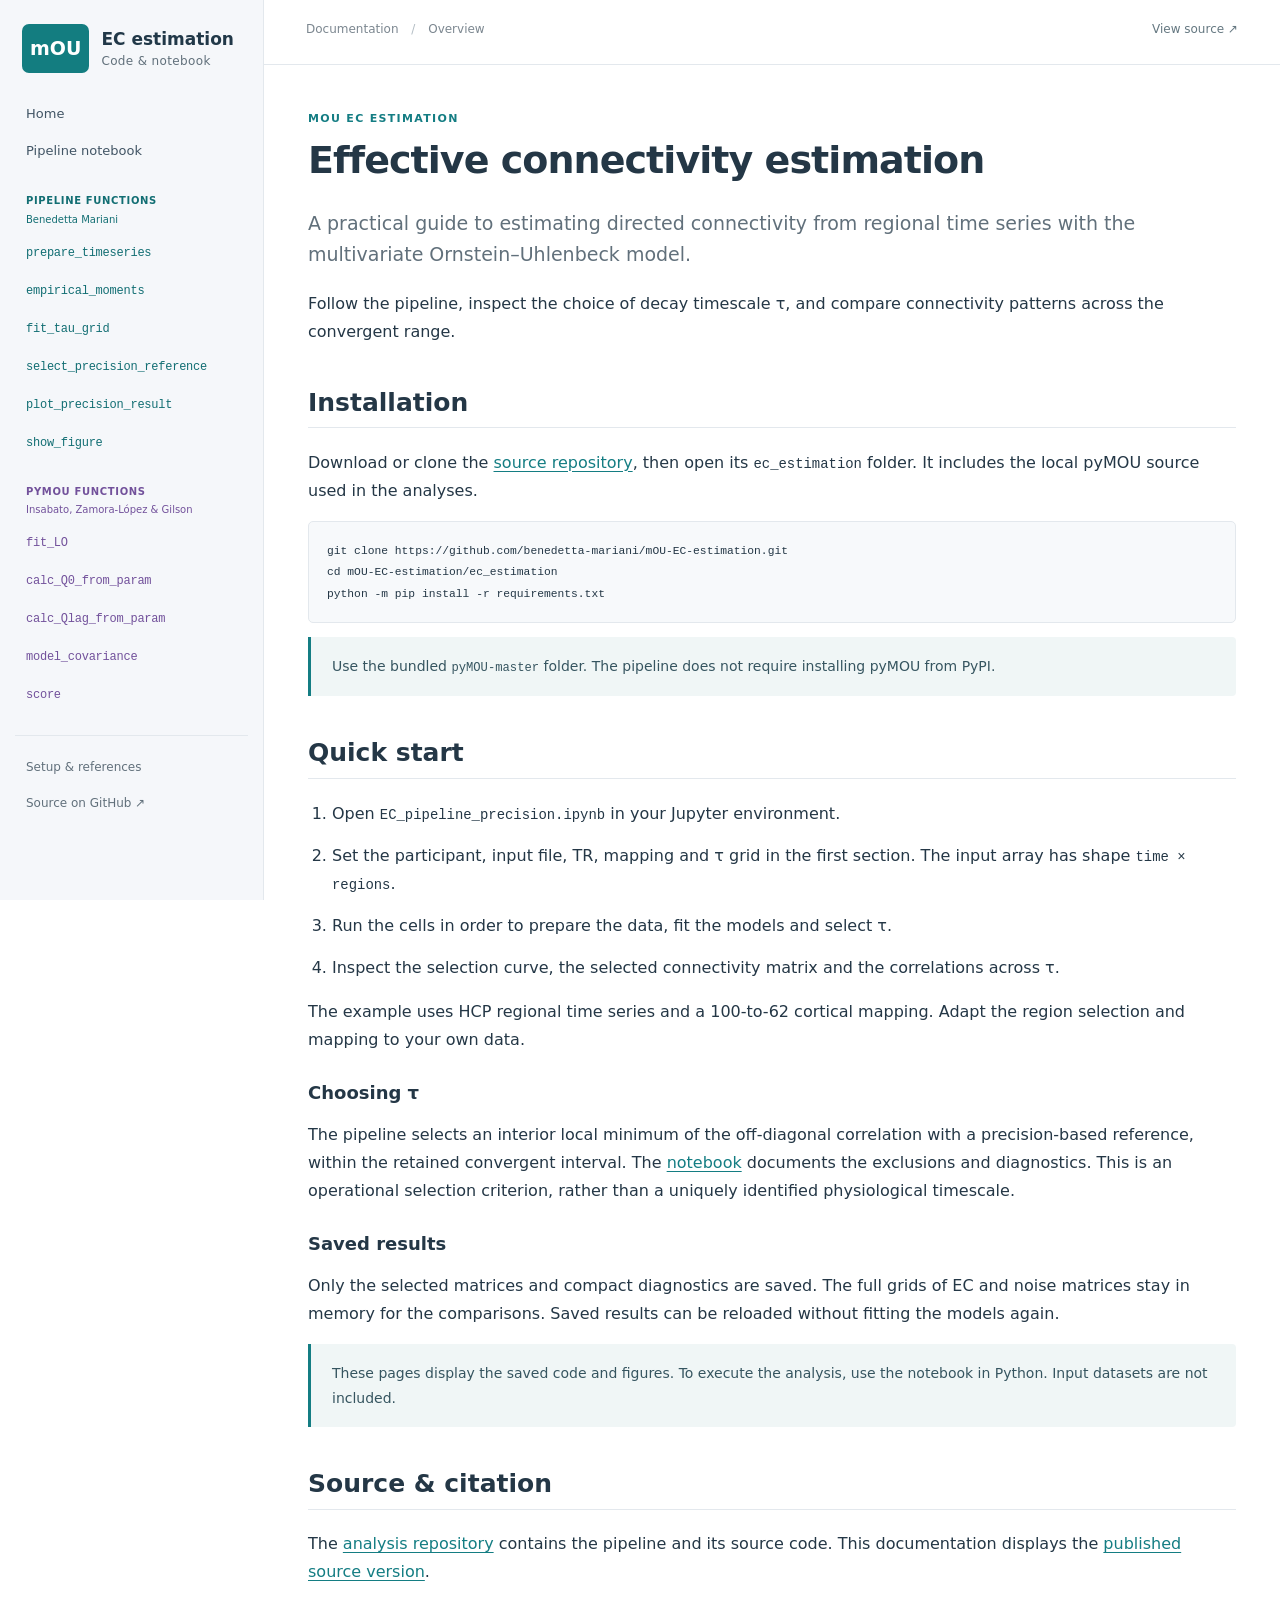
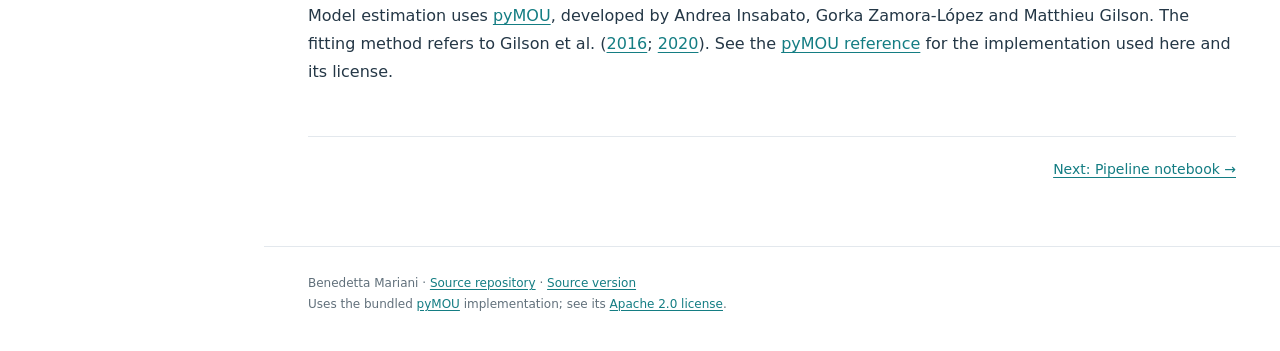
<file: guide.html>
<!doctype html><html lang="en"><head><meta charset="utf-8"><meta name="viewport" content="width=device-width,initial-scale=1"><title>Setup & references · mOU EC estimation</title><link rel="stylesheet" href="style.css?v=functions-20261024"></head><body><a class="skip-link" href="#main-content">Skip to content</a><aside class="docs-sidebar"><a class="docs-brand" href="index.html"><span class="brand-mark">mOU</span><span>EC estimation<small>Code &amp; notebook</small></span></a><nav aria-label="Functions and notebook"><a href="index.html" class="">Home</a><a href="pipeline.html" class="">Pipeline notebook</a><div class="nav-group own-label">Pipeline functions <span>Benedetta Mariani</span></div><a href="functions.html#prepare_timeseries" class="own-function"><code>prepare_timeseries</code></a><a href="functions.html#empirical_moments" class="own-function"><code>empirical_moments</code></a><a href="functions.html#fit_tau_grid" class="own-function"><code>fit_tau_grid</code></a><a href="functions.html#select_precision_reference" class="own-function"><code>select_precision_reference</code></a><a href="functions.html#plot_precision_result" class="own-function"><code>plot_precision_result</code></a><a href="functions.html#show_figure" class="own-function"><code>show_figure</code></a><div class="nav-group pymou-label">pyMOU functions <span>Insabato, Zamora-López &amp; Gilson</span></div><a href="pymou.html#fit_LO" class="pymou-function"><code>fit_LO</code></a><a href="pymou.html#calc_Q0_from_param" class="pymou-function"><code>calc_Q0_from_param</code></a><a href="pymou.html#calc_Qlag_from_param" class="pymou-function"><code>calc_Qlag_from_param</code></a><a href="pymou.html#model_covariance" class="pymou-function"><code>model_covariance</code></a><a href="pymou.html#score" class="pymou-function"><code>score</code></a><div class="sidebar-resources"><a href="guide.html" class="">Setup & references</a><a href="https://github.com/benedetta-mariani/mOU-EC-estimation" class="">Source on GitHub ↗</a></div></nav></aside><div class="doc-heading"><span>Documentation <span aria-hidden="true">/</span> Overview</span><a href="https://github.com/benedetta-mariani/mOU-EC-estimation/tree/main/ec_estimation">View source ↗</a></div><main class="page" id="main-content"><div class="eyebrow">mOU EC estimation</div><h1>Effective connectivity estimation</h1><p class="lead">A practical guide to estimating directed connectivity from regional time series with the multivariate Ornstein–Uhlenbeck model.</p>
<p>Follow the pipeline, inspect the choice of decay timescale τ, and compare connectivity patterns across the convergent range.</p>

<h2 id="installation">Installation</h2><p>Download or clone the <a href="https://github.com/benedetta-mariani/mOU-EC-estimation">source repository</a>, then open its <code>ec_estimation</code> folder. It includes the local pyMOU source used in the analyses.</p>
<pre><code>git clone https://github.com/benedetta-mariani/mOU-EC-estimation.git
cd mOU-EC-estimation/ec_estimation
python -m pip install -r requirements.txt</code></pre>
<p class="note">Use the bundled <code>pyMOU-master</code> folder. The pipeline does not require installing pyMOU from PyPI.</p>
<h2 id="quick-start">Quick start</h2><ol class="steps"><li>Open <code>EC_pipeline_precision.ipynb</code> in your Jupyter environment.</li><li>Set the participant, input file, TR, mapping and τ grid in the first section. The input array has shape <code>time × regions</code>.</li><li>Run the cells in order to prepare the data, fit the models and select τ.</li><li>Inspect the selection curve, the selected connectivity matrix and the correlations across τ.</li></ol>
<p>The example uses HCP regional time series and a 100-to-62 cortical mapping. Adapt the region selection and mapping to your own data.</p>
<h3>Choosing τ</h3><p>The pipeline selects an interior local minimum of the off-diagonal correlation with a precision-based reference, within the retained convergent interval. The <a href="pipeline.html">notebook</a> documents the exclusions and diagnostics. This is an operational selection criterion, rather than a uniquely identified physiological timescale.</p>
<h3>Saved results</h3><p>Only the selected matrices and compact diagnostics are saved. The full grids of EC and noise matrices stay in memory for the comparisons. Saved results can be reloaded without fitting the models again.</p>
<p class="note">These pages display the saved code and figures. To execute the analysis, use the notebook in Python. Input datasets are not included.</p>
<h2 id="source-and-citation">Source &amp; citation</h2><p>The <a href="https://github.com/benedetta-mariani/mOU-EC-estimation">analysis repository</a> contains the pipeline and its source code. This documentation displays the <a href="https://github.com/benedetta-mariani/mOU-EC-estimation/tree/ad260b63af77fa3fe26848ec6613611f369198e1/ec_estimation">published source version</a>.</p><p>Model estimation uses <a href="https://github.com/mb-BCA/pyMOU">pyMOU</a>, developed by Andrea Insabato, Gorka Zamora-López and Matthieu Gilson. The fitting method refers to Gilson et al. (<a href="https://doi.org/10.1371/journal.pcbi.1004762">2016</a>; <a href="https://direct.mit.edu/netn/article/4/2/338/95820/Model-based-whole-brain-effective-connectivity-to">2020</a>). See the <a href="pymou.html">pyMOU reference</a> for the implementation used here and its license.</p>
<div class="page-next"><a href="pipeline.html">Next: Pipeline notebook →</a></div></main><footer>Benedetta Mariani · <a href="https://github.com/benedetta-mariani/mOU-EC-estimation">Source repository</a> · <a href="https://github.com/benedetta-mariani/mOU-EC-estimation/tree/ad260b63af77fa3fe26848ec6613611f369198e1/ec_estimation">Source version</a><br>Uses the bundled <a href="https://github.com/mb-BCA/pyMOU">pyMOU</a> implementation; see its <a href="https://github.com/benedetta-mariani/mOU-EC-estimation/blob/main/ec_estimation/pyMOU-master/LICENSE">Apache 2.0 license</a>.</footer></body></html>
</file>
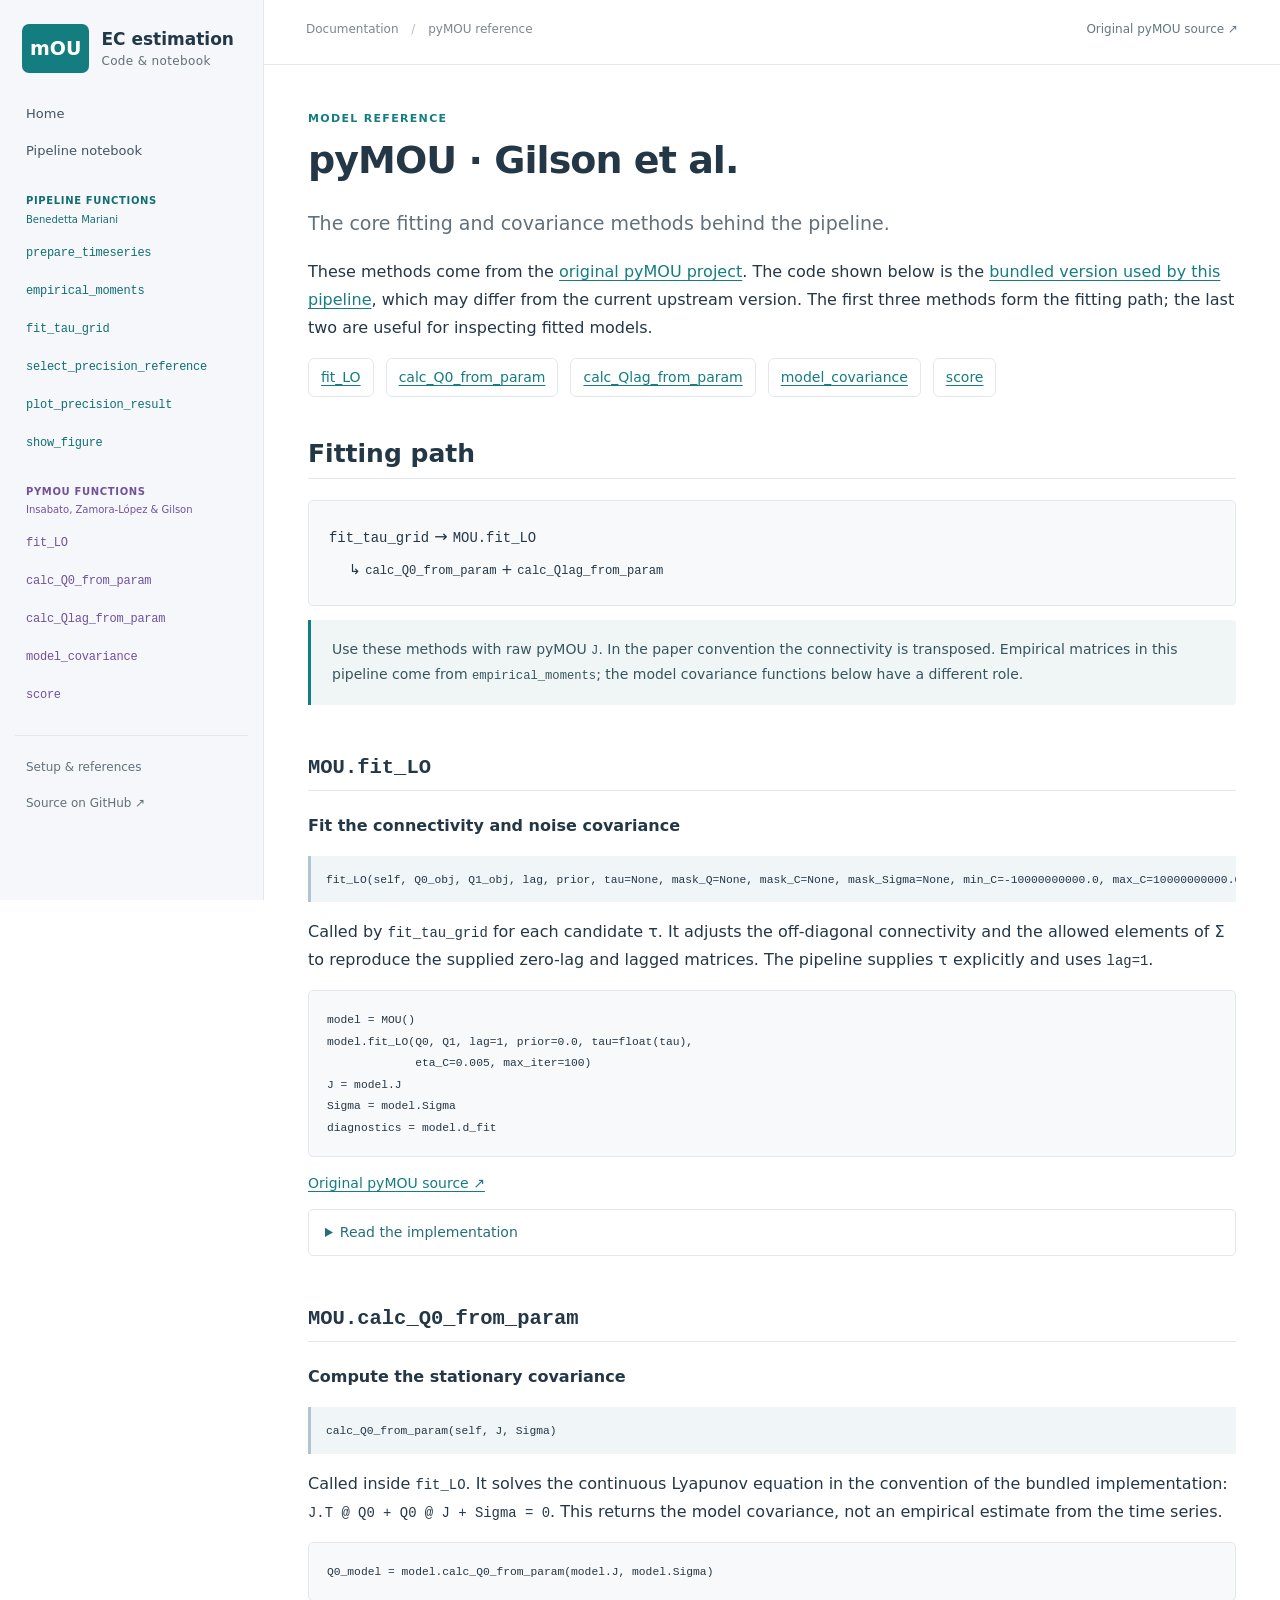
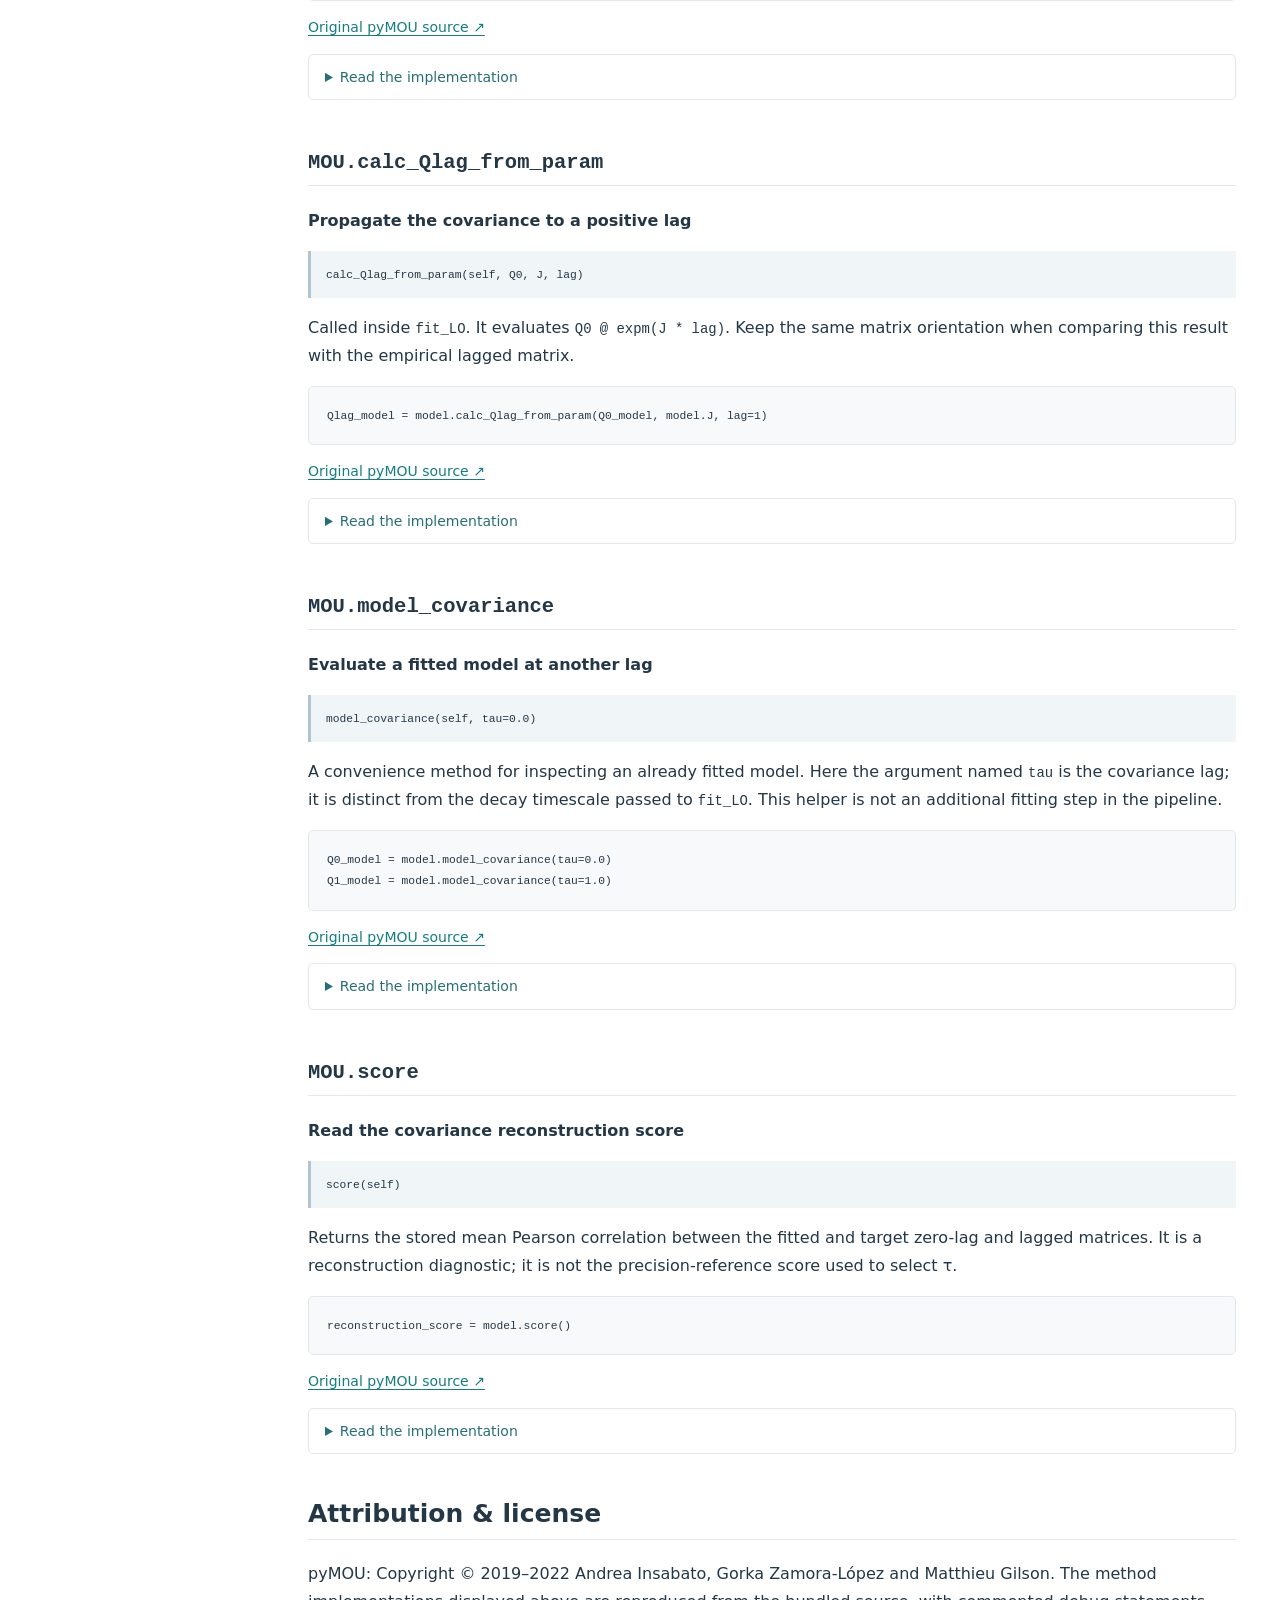
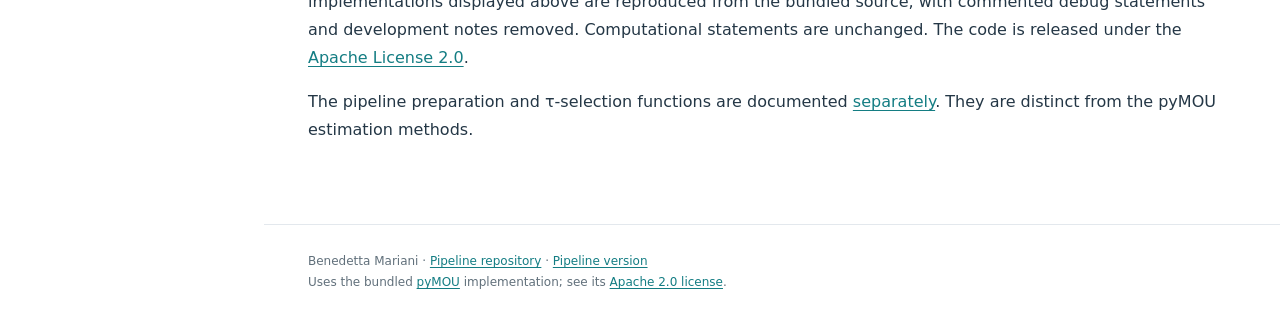
<file: pymou.html>
<!doctype html><html lang="en"><head><meta charset="utf-8"><meta name="viewport" content="width=device-width,initial-scale=1"><title>pyMOU reference · mOU EC estimation</title><link rel="stylesheet" href="style.css?v=functions-20261024"></head><body><a class="skip-link" href="#main-content">Skip to content</a><aside class="docs-sidebar"><a class="docs-brand" href="index.html"><span class="brand-mark">mOU</span><span>EC estimation<small>Code &amp; notebook</small></span></a><nav aria-label="Functions and notebook"><a href="index.html" class="">Home</a><a href="pipeline.html" class="">Pipeline notebook</a><div class="nav-group own-label">Pipeline functions <span>Benedetta Mariani</span></div><a href="functions.html#prepare_timeseries" class="own-function"><code>prepare_timeseries</code></a><a href="functions.html#empirical_moments" class="own-function"><code>empirical_moments</code></a><a href="functions.html#fit_tau_grid" class="own-function"><code>fit_tau_grid</code></a><a href="functions.html#select_precision_reference" class="own-function"><code>select_precision_reference</code></a><a href="functions.html#plot_precision_result" class="own-function"><code>plot_precision_result</code></a><a href="functions.html#show_figure" class="own-function"><code>show_figure</code></a><div class="nav-group pymou-label">pyMOU functions <span>Insabato, Zamora-López &amp; Gilson</span></div><a href="pymou.html#fit_LO" class="pymou-function"><code>fit_LO</code></a><a href="pymou.html#calc_Q0_from_param" class="pymou-function"><code>calc_Q0_from_param</code></a><a href="pymou.html#calc_Qlag_from_param" class="pymou-function"><code>calc_Qlag_from_param</code></a><a href="pymou.html#model_covariance" class="pymou-function"><code>model_covariance</code></a><a href="pymou.html#score" class="pymou-function"><code>score</code></a><div class="sidebar-resources"><a href="guide.html" class="">Setup & references</a><a href="https://github.com/benedetta-mariani/mOU-EC-estimation" class="">Source on GitHub ↗</a></div></nav></aside><div class="doc-heading"><span>Documentation <span aria-hidden="true">/</span> pyMOU reference</span><a href="https://github.com/mb-BCA/pyMOU/blob/master/src/pymou/mou_model.py">Original pyMOU source ↗</a></div><main class="page" id="main-content"><div class="eyebrow">Model reference</div><h1>pyMOU · Gilson et al.</h1><p class="lead">The core fitting and covariance methods behind the pipeline.</p><p>These methods come from the <a href="https://github.com/mb-BCA/pyMOU">original pyMOU project</a>. The code shown below is the <a href="https://github.com/benedetta-mariani/mOU-EC-estimation/blob/ad260b63af77fa3fe26848ec6613611f369198e1/ec_estimation/pyMOU-master/pymou/mou_model.py">bundled version used by this pipeline</a>, which may differ from the current upstream version. The first three methods form the fitting path; the last two are useful for inspecting fitted models.</p><div class="jump-links"><a href="#fit_LO">fit_LO</a><a href="#calc_Q0_from_param">calc_Q0_from_param</a><a href="#calc_Qlag_from_param">calc_Qlag_from_param</a><a href="#model_covariance">model_covariance</a><a href="#score">score</a></div><h2>Fitting path</h2><div class="call-path"><code>fit_tau_grid</code> → <code>MOU.fit_LO</code><br><span>↳ <code>calc_Q0_from_param</code> + <code>calc_Qlag_from_param</code></span></div><p class="note">Use these methods with raw pyMOU <code>J</code>. In the paper convention the connectivity is transposed. Empirical matrices in this pipeline come from <code>empirical_moments</code>; the model covariance functions below have a different role.</p><section class="function" id="fit_LO"><h2><code>MOU.fit_LO</code></h2><p class="function-title">Fit the connectivity and noise covariance</p><div class="signature"><code>fit_LO(self, Q0_obj, Q1_obj, lag, prior, tau=None, mask_Q=None, mask_C=None, mask_Sigma=None, min_C=-10000000000.0, max_C=10000000000.0, min_Sigma_diag=0.0, regul_C=0.0, regul_Sigma=0.0, eta_C=0.005, eta_tau=0.0, eta_Sigma=0.05, max_iter=5000, min_iter=10, algo_version=&#x27;2021&#x27;)</code></div><p>Called by <code>fit_tau_grid</code> for each candidate τ. It adjusts the off-diagonal connectivity and the allowed elements of Σ to reproduce the supplied zero-lag and lagged matrices. The pipeline supplies τ explicitly and uses <code>lag=1</code>.</p><pre><code>model = MOU()
model.fit_LO(Q0, Q1, lag=1, prior=0.0, tau=float(tau),
             eta_C=0.005, max_iter=100)
J = model.J
Sigma = model.Sigma
diagnostics = model.d_fit</code></pre><p class="small"><a href="https://github.com/mb-BCA/pyMOU/blob/master/src/pymou/mou_model.py">Original pyMOU source ↗</a></p><details class="source-details"><summary>Read the implementation</summary><pre><code>def fit_LO(self, Q0_obj, Q1_obj, lag,prior, tau=None, mask_Q=None, mask_C=None,
        mask_Sigma=None, min_C=-1e10, max_C=1e10, min_Sigma_diag=0.0,
        regul_C=0.0, regul_Sigma=0.0, eta_C=0.005, eta_tau=0.0,
        eta_Sigma=0.05, max_iter=5000, min_iter=10, algo_version=&#x27;2021&#x27;):
    &quot;&quot;&quot;
    Estimation of MOU parameters (connectivity C with inverse time constant
    -1/tau on diagonal, input/noise covariance Sigma) performed by Lyapunov
    optimization as in: Gilson et al. Plos Computational Biology (2016);
    Gilson et al. Network Neuroscience (2020); and new version as of 2021.
    For real data, the time constant tau is typically not optimized, but
    calibrated using the (log) autocovariances and set homogeneously to all
    nodes.

    Parameters
    ----------
    Q0_obj : ndarray of shape (n,n)
        The zero-lag covariance matrix as objective to reproduce
    Q1_obj : ndarray of shape (n,n)
        The lagged covariance matrix as objective to reproduce
    lag : integer
        Lag in real time corresponding to Q1_obj. Default are set in &#x27;fit&#x27;
        and &#x27;fit_th&#x27; methods.
    mask_Q : boolean ndarray of shape (self.n,self.n); default=None
        Mask for elements of objective covariance matrices Q0_obj and
        Q1_obj to be taken into account in optimization. By default, all
        elements contribute.
    mask_C : boolean ndarray of shape (self.n,self.n); default=None
        Mask for tunable elements of connectivity matrix, for example
        estimated by DTI. By default, all connections are allowed (except
        self-connections on diagonal, corresponding to -1/tau)
    mask_Sigma : boolean ndarray of shape ; default=None
        Mask tunable elements of input covariance matrix Sigma. By default,
        only diagonal elements of Sigma are tuned.
    regul_C : float; default=0.0
        Regularization parameter for C. First try values in range
        (0.0-0.5).
    regul_Sigma : float; default=0.0
        Regularization parameter for Sigma. Useful when  fitting
    min_C : float; default=-1e10
        Minimum bound for connectivity estimate C. For instance, useful to
        prevent negative weights (too negative can lead the system to
        dynamic instability), especially for empirical/noisy signals.
    max_C : float; default=1e10
        Maximum bound for connectivity estimate C. Usually not necessary.
    min_Sigma_diag : float; default=0.0
        Minimum bound for input variance estimate Sigma (on diagonal).
    eta_C : float; default=0.05
        Learning rate for connectivity C.
    eta_tau : float; default=0.0
        Learning rate for tau (inverse on diagonal of Jacobian J).
    eta_Sigma : float; default=0.05
        Learning rate for Sigma.
    max_iter : integer; default=500
        Maximum for optimization iteration steps. If final number of
        iterations reaches this maximum, it means the algorithm has not
        converged (warning raised).
    min_iter : integer; default=10
        Minimum for optimization iteration steps before stopping (in case
        of initial increase of model error).
    algo_version : string; default=&#x27;2021&#x27;
        Version of the optimization update; prefer the latest &#x27;2021&#x27;, but
        for comparison the older versions are &#x27;PCB2016&#x27; and &#x27;NeNe2020&#x27;.

    Returns
    -------
    J : ndarray of shape (self.n,self.n)
        The estimated Jacobian (with number of nodesw self.n=n from Q0_obj
        and Q1_obj).
    Sigma : ndarray of of shape (self.n,self.n)
        Estimated input noise covariance.
    d_fit : dictionary
        A dictionary with diagnostics of the fit. Important keys are:
        &#x27;iterations&#x27;, in addition to &#x27;distance&#x27; (model error) and
        &#x27;correlation&#x27; (goodness of fit) and their history over the
        optimization (see also &#x27;fit&#x27; method).
    &quot;&quot;&quot;
    self.n = Q0_obj.shape[0]
    if algo_version==&#x27;2021&#x27;:
        def update_J(Delta_Q0, Delta_Q1, Q0, Q1, J, lag):
            return np.dot( np.linalg.pinv(Q0), - Delta_Q0 + np.dot( Delta_Q1, spl.expm(-J) ) )
    elif algo_version==&#x27;NeNe2020&#x27;:
        # Q0^-1
        def update_J(Delta_Q0, Delta_Q1, Q0, Q1, J):
            return np.dot( np.linalg.pinv(Q0), Delta_Q0 ) \
                 + np.dot( Delta_Q0, np.linalg.pinv(Q0) ) \
                 + np.dot( np.linalg.pinv(Q1), Delta_Q1 ) \
                 + np.dot( Delta_Q1, np.linalg.pinv(Q1) )
    elif algo_version==&#x27;PCB2016&#x27;:
        def update_J(Delta_Q0, Delta_Q1, Q0, Q1, J):
            return np.dot( np.linalg.pinv(Q0), Delta_Q0 + np.dot( Delta_Q1, spl.expm(-J) ) )
    else:
        raise ValueError(&quot;&quot;&quot;Unknown &#x27;algo_version&#x27; for LO optimization&quot;&quot;&quot;)

    # Autocovariance time constant (exponential decay)
    assert Q0_obj.shape==Q1_obj.shape, &quot;&quot;&quot;Objective covariance matrices
        should have same shape&quot;&quot;&quot;

    if tau==None:
        ac = np.hstack((Q0_obj.diagonal(), Q1_obj.diagonal()))
        log_ac = np.log( np.maximum( ac, ac.max() * 1e-6 ) )
        v_lag = np.hstack(([0]*self.n, [lag]*self.n))
        lin_reg = np.polyfit(v_lag, log_ac, 1)
        tau_obj = -1.0 / lin_reg[0]
    else:
        assert type(tau)==float
        tau_obj = tau

    # mask for objective covariances and parameters to tune (C and Sigma)
    mask_diag = np.eye(self.n, dtype=bool)
    if mask_Q is None:
        mask_Q = np.ones([self.n,self.n], dtype=bool)
    mask_notQ = np.logical_not(mask_Q)
    if mask_C is None:
        # tune all possible connections except self-connections on diagonal
        mask_C = np.logical_not(np.eye(self.n))
    if mask_Sigma is None:
        # independent noise (no cross-covariances for Sigma by default)
        mask_Sigma = np.eye(self.n, dtype=bool)

    # coefficients to normalize the model error of Q0 and Q1
    norm_Q0_obj = np.linalg.norm(Q0_obj)
    norm_Q1_obj = np.linalg.norm(Q1_obj)
    # Initialize network as unconnected
    # Connectivity C = 0
    C = np.zeros([self.n, self.n], dtype=float) + prior
    # vector of time constants
    tau = np.copy(tau_obj)
    # Input covariance such that Sigma = -J.T Q0 - Q0 J (Lyapunov eq) with
    # J being diagonal with terms 1/tau_obj
    Sigma =2 / tau_obj * Q0_obj
    Sigma[np.logical_not(mask_Sigma)] = 0.0

    # Best distance between model and empirical data
    best_dist = 1e10
    best_Pearson = 0.0

    # Arrays to record model parameters and outputs
    # model error = matrix distance between FC matrices
    dist_Q_hist = np.zeros([max_iter], dtype=float)
    # Pearson correlation between model and objective FC matrices
    simil_Q_hist = np.zeros([max_iter], dtype=float)

    # identity matrix
    id_mat = np.eye(self.n, dtype=float)

    # run the optimization process
    stop_opt = False
    i_iter = 0
    while not stop_opt:
        # calculate Jacobian of dynamical system
        J = -id_mat / tau + C
        # Covariances Q0 without lag and Q1 with lag for model
        Q0 = self.calc_Q0_from_param(J, Sigma)
        Q1 = self.calc_Qlag_from_param(Q0, J, lag)
        # difference matrices between model and objectives
        Delta_Q0 = Q0_obj - Q0
        Delta_Q1 = Q1_obj - Q1
        Delta_Q0[mask_notQ] = 0.0
        Delta_Q1[mask_notQ] = 0.0
        # Calculate error between model and empirical data as evaluated by
        # matrix distance (for Q0 and Qlag)
        dist_Q0 = np.linalg.norm(Delta_Q0) / norm_Q0_obj
        dist_Q1 = np.linalg.norm(Delta_Q1) / norm_Q1_obj
        dist_Q_hist[i_iter] = 0.5 * (dist_Q0 + dist_Q1)
        # Calculate similarity between model and empirical data evaluated
        # by the Pearson correlation coefficient (for Q0 and Qlag)
        simil_Q0 = stt.pearsonr( Q0.reshape(-1), Q0_obj.reshape(-1) )[0]
        simil_Q1 = stt.pearsonr( Q1.reshape(-1), Q1_obj.reshape(-1) )[0]
        simil_Q_hist[i_iter] = 0.5 * (simil_Q0  + simil_Q1)
        # Best fit given by best Pearson correlation coefficient
        # for both Q0 and Qlag (better than matrix distance)
        if dist_Q_hist[i_iter] &lt; best_dist:
            best_dist = dist_Q_hist[i_iter]
            best_Pearson = simil_Q_hist[i_iter]
            J_best = np.copy(J)
            Sigma_best = np.copy(Sigma)
        else:
            # wait at least 5 optimization steps before stopping
            stop_opt = i_iter &gt; min_iter
        # Jacobian update with weighted FC updates depending on respective error
        Delta_J = update_J(Delta_Q0, Delta_Q1, Q0, Q1, J, lag) ## lag ==1
        # Update effective conectivity matrix (regularization is L2)
        C[mask_C] += eta_C * Delta_J[mask_C]
        C[mask_C] -= eta_C * regul_C * C[mask_C]
        C[mask_C] = np.clip(C[mask_C], min_C, max_C)
        # update tau
        tau += eta_tau * tau**2 * Delta_J.diagonal().mean()
        # Update noise matrix Sigma (regularization is L2)
        Delta_Sigma = - np.dot(J.T, Delta_Q0) - np.dot(Delta_Q0, J)
        Sigma[mask_Sigma] += eta_Sigma * Delta_Sigma[mask_Sigma]
        Sigma[mask_Sigma] -= eta_Sigma * regul_Sigma * Sigma[mask_Sigma]
        Sigma[mask_diag] = np.maximum(Sigma[mask_diag], min_Sigma_diag)
        # Check if max allowed number of iterations have been reached
        if i_iter &gt;= max_iter-1:
            stop_opt = True
            print(&quot;Optimization did not converge. Maximum number of iterations arrived.&quot;)
        # Check if iteration has finished or still continues
        if stop_opt:
            self.d_fit[&#x27;iterations&#x27;] = i_iter+1
            self.d_fit[&#x27;distance&#x27;] = best_dist
            self.d_fit[&#x27;correlation&#x27;] = best_Pearson
            self.d_fit[&#x27;distance history&#x27;] = dist_Q_hist[:i_iter+1]
            self.d_fit[&#x27;correlation history&#x27;] = simil_Q_hist[:i_iter+1]
        else:
            i_iter += 1
    # Save the results and return
    self.J = J_best # matrix
    self.Sigma = Sigma_best # matrix
    self.d_fit[&#x27;status&#x27;] = &#x27;fitted&#x27;

    return self
</code></pre></details></section><section class="function" id="calc_Q0_from_param"><h2><code>MOU.calc_Q0_from_param</code></h2><p class="function-title">Compute the stationary covariance</p><div class="signature"><code>calc_Q0_from_param(self, J, Sigma)</code></div><p>Called inside <code>fit_LO</code>. It solves the continuous Lyapunov equation in the convention of the bundled implementation: <code>J.T @ Q0 + Q0 @ J + Sigma = 0</code>. This returns the model covariance, not an empirical estimate from the time series.</p><pre><code>Q0_model = model.calc_Q0_from_param(model.J, model.Sigma)</code></pre><p class="small"><a href="https://github.com/mb-BCA/pyMOU/blob/master/src/pymou/mou_model.py">Original pyMOU source ↗</a></p><details class="source-details"><summary>Read the implementation</summary><pre><code>def calc_Q0_from_param(self, J, Sigma):
    &quot;&quot;&quot;
    Calculates the zero-lag covariance matrix from a Jacobian J and an
    input covariance matrix Sigma

    Parameters
    ----------
    J : ndarray of rank 2
        The Jacobian matrix. Shape [n x n]
    Sigma : ndarray of rank 2
        The input covariance matrix. Shape [n x n]

    Returns
    -------
    Q0 : ndarray of rank 2
        The theoretical zero-lag covariance matrix.
        Shape [n, n]
    &quot;&quot;&quot;
    Q0 = spl.solve_continuous_lyapunov(J.T, -Sigma)
    return Q0
</code></pre></details></section><section class="function" id="calc_Qlag_from_param"><h2><code>MOU.calc_Qlag_from_param</code></h2><p class="function-title">Propagate the covariance to a positive lag</p><div class="signature"><code>calc_Qlag_from_param(self, Q0, J, lag)</code></div><p>Called inside <code>fit_LO</code>. It evaluates <code>Q0 @ expm(J * lag)</code>. Keep the same matrix orientation when comparing this result with the empirical lagged matrix.</p><pre><code>Qlag_model = model.calc_Qlag_from_param(Q0_model, model.J, lag=1)</code></pre><p class="small"><a href="https://github.com/mb-BCA/pyMOU/blob/master/src/pymou/mou_model.py">Original pyMOU source ↗</a></p><details class="source-details"><summary>Read the implementation</summary><pre><code>def calc_Qlag_from_param(self, Q0, J, lag):
    &quot;&quot;&quot;
    Method to calculate  the adequate specific method.

    Parameters
    ----------
    Q0 : ndarray of rank 2
        The zero-lag covariance matrix. Shape [n x n]
    J : ndarray of rank 2
        The Jacobian matrix. Shape [n x n]
    lag : float
        The covariance lag

    Returns
    -------
    Qlag : ndarray of rank 2
        The theoretical covariance matrix with lag.
        Shape [n, n]
    &quot;&quot;&quot;
    Qlag = np.dot( Q0, spl.expm( J * lag ) )
    return Qlag
</code></pre></details></section><section class="function" id="model_covariance"><h2><code>MOU.model_covariance</code></h2><p class="function-title">Evaluate a fitted model at another lag</p><div class="signature"><code>model_covariance(self, tau=0.0)</code></div><p>A convenience method for inspecting an already fitted model. Here the argument named <code>tau</code> is the covariance lag; it is distinct from the decay timescale passed to <code>fit_LO</code>. This helper is not an additional fitting step in the pipeline.</p><pre><code>Q0_model = model.model_covariance(tau=0.0)
Q1_model = model.model_covariance(tau=1.0)</code></pre><p class="small"><a href="https://github.com/mb-BCA/pyMOU/blob/master/src/pymou/mou_model.py">Original pyMOU source ↗</a></p><details class="source-details"><summary>Read the implementation</summary><pre><code>def model_covariance(self, tau=0.0):
    &quot;&quot;&quot;
    Calculates theoretical (lagged) covariances of the model given the
    parameters (forward step). Notice that this is not the empirical
    covariance matrix as estimated from simulated time series.

    Parameters
    ----------
    tau : scalar
        The time lag to calculate the covariance. It can be a positive or
        negative.

    Returns
    -------
    FC : ndarray of rank-2
        The (lagged) covariance matrix.
    &quot;&quot;&quot;

    # Calculate zero lag-covariance Q0 by solving Lyapunov equation
    Q0 = spl.solve_continuous_lyapunov(self.J.T, -self.Sigma)
    # Calculate the effect of the lag (still valid for tau = 0.0)
    if tau &gt;= 0.0:
        return np.dot(Q0, spl.expm(tau * self.J))
    else:
        return np.dot(spl.expm(-tau * self.J.T), Q0)
</code></pre></details></section><section class="function" id="score"><h2><code>MOU.score</code></h2><p class="function-title">Read the covariance reconstruction score</p><div class="signature"><code>score(self)</code></div><p>Returns the stored mean Pearson correlation between the fitted and target zero-lag and lagged matrices. It is a reconstruction diagnostic; it is not the precision-reference score used to select τ.</p><pre><code>reconstruction_score = model.score()</code></pre><p class="small"><a href="https://github.com/mb-BCA/pyMOU/blob/master/src/pymou/mou_model.py">Original pyMOU source ↗</a></p><details class="source-details"><summary>Read the implementation</summary><pre><code>def score(self):
    &quot;&quot;&quot;
    Returns the correlation between goodness of fit of the MOU to the
    data, measured by the Pearson correlation between the obseved
    covariances and the model covariances.
    &quot;&quot;&quot;
    try:
        return self.d_fit[&#x27;correlation&#x27;]
    except:
        print(&#x27;The model should be fitted first.&#x27;)
        return np.nan
</code></pre></details></section><h2 id="attribution">Attribution &amp; license</h2><p>pyMOU: Copyright © 2019–2022 Andrea Insabato, Gorka Zamora-López and Matthieu Gilson. The method implementations displayed above are reproduced from the bundled source, with commented debug statements and development notes removed. Computational statements are unchanged. The code is released under the <a href="LICENSE-pyMOU.txt">Apache License 2.0</a>.</p><p>The pipeline preparation and τ-selection functions are documented <a href="functions.html">separately</a>. They are distinct from the pyMOU estimation methods.</p></main><footer>Benedetta Mariani · <a href="https://github.com/benedetta-mariani/mOU-EC-estimation">Pipeline repository</a> · <a href="https://github.com/benedetta-mariani/mOU-EC-estimation/tree/ad260b63af77fa3fe26848ec6613611f369198e1/ec_estimation">Pipeline version</a><br>Uses the bundled <a href="https://github.com/mb-BCA/pyMOU">pyMOU</a> implementation; see its <a href="https://github.com/benedetta-mariani/mOU-EC-estimation/blob/main/ec_estimation/pyMOU-master/LICENSE">Apache 2.0 license</a>.</footer></body></html>
</file>
<file: style.css>
:root{--ink:#19334a;--muted:#5f6e7b;--accent:#137d80;--line:#dce5e8;--paper:#fbfaf6}
*{box-sizing:border-box}html{scroll-behavior:smooth}body{margin:0;background:var(--paper);color:var(--ink);font:17px/1.65 system-ui,-apple-system,Segoe UI,sans-serif}
a{color:var(--accent);text-underline-offset:.2em}a:hover{color:#0b4c51}a:focus-visible{outline:3px solid #dc9f30;outline-offset:4px}
.site-nav{display:flex;align-items:center;gap:24px;padding:18px max(24px,calc((100vw - 1100px)/2));border-bottom:1px solid var(--line);background:#fff;flex-wrap:wrap}
.site-brand{font-weight:750;color:var(--ink);text-decoration:none;margin-right:auto;white-space:nowrap}.site-nav a{font-size:15px}
.page{max-width:1100px;margin:0 auto;padding:65px 26px 55px}h1,h2,h3{color:var(--ink);line-height:1.18}h1{font-family:Georgia,serif;font-size:clamp(36px,6vw,62px);font-weight:500;letter-spacing:-.035em;margin:10px 0 24px}h2{font-size:27px;margin-top:45px}h3{font-size:20px}
.eyebrow{font-size:13px;letter-spacing:.12em;text-transform:uppercase;color:var(--accent);font-weight:700}.lead{font-size:21px;max-width:760px;color:var(--muted)}.cards{display:grid;grid-template-columns:1fr 1fr;gap:22px;margin:38px 0}.card{display:block;background:#fff;padding:30px;border:1px solid var(--line);border-radius:12px;text-decoration:none;color:var(--ink)}.card:hover{border-color:var(--accent)}.card p{color:var(--muted);margin-bottom:0}.card .arrow{color:var(--accent);font-size:25px}
.steps{padding-left:24px}.steps li{margin:14px 0}.note{padding:17px 21px;border-left:3px solid var(--accent);background:#eef5f3;color:#365560}.small{font-size:14px;color:var(--muted)}footer{max-width:1100px;margin:auto;padding:25px 26px 40px;border-top:1px solid var(--line);font-size:14px;color:var(--muted)}code{font-family:ui-monospace,SFMono-Regular,Consolas,monospace;font-size:.87em}pre{overflow:auto;font-size:14px;line-height:1.55;padding:22px;border:1px solid var(--line);border-radius:8px;background:#fff}.function{margin:45px 0}.source-links{display:flex;gap:20px;flex-wrap:wrap}.jump-links{display:flex;gap:12px;flex-wrap:wrap}.jump-links a{font-size:14px;padding:6px 12px;background:#fff;border:1px solid var(--line);border-radius:6px}
body.notebook-page{background:var(--paper)!important}.notebook-page .jp-Notebook{max-width:1100px!important;margin:auto!important;background:transparent!important;padding:32px 24px!important}.notebook-page .jp-InputArea-editor{background:#fff!important;border:1px solid var(--line)!important;border-radius:7px}.notebook-page .jp-MarkdownCell{font-size:17px}.notebook-page .jp-RenderedHTMLCommon h1{font-family:Georgia,serif;font-size:38px!important}.notebook-page .jp-OutputArea-output img{max-width:100%;height:auto}.notebook-intro{max-width:1100px;margin:30px auto 0;padding:0 26px}.notebook-page .jp-RenderedText pre{white-space:pre-wrap}.notebook-page .jp-Cell{margin-bottom:20px}
@media(max-width:700px){.cards{grid-template-columns:1fr}.page{padding:35px 20px}.site-nav{gap:14px;padding:15px 20px}.lead{font-size:18px}pre{padding:14px;font-size:12px}.notebook-page .jp-Notebook{padding:18px 8px!important}}

pre { line-height: 125%; }
td.linenos .normal { color: inherit; background-color: transparent; padding-left: 5px; padding-right: 5px; }
span.linenos { color: inherit; background-color: transparent; padding-left: 5px; padding-right: 5px; }
td.linenos .special { color: #000000; background-color: #ffffc0; padding-left: 5px; padding-right: 5px; }
span.linenos.special { color: #000000; background-color: #ffffc0; padding-left: 5px; padding-right: 5px; }
.highlight .hll { background-color: #ffffcc }
.highlight { background: #f8f8f8; }
.highlight .c { color: #3D7B7B; font-style: italic } /* Comment */
.highlight .err { border: 1px solid #F00 } /* Error */
.highlight .k { color: #008000; font-weight: bold } /* Keyword */
.highlight .o { color: #666 } /* Operator */
.highlight .ch { color: #3D7B7B; font-style: italic } /* Comment.Hashbang */
.highlight .cm { color: #3D7B7B; font-style: italic } /* Comment.Multiline */
.highlight .cp { color: #9C6500 } /* Comment.Preproc */
.highlight .cpf { color: #3D7B7B; font-style: italic } /* Comment.PreprocFile */
.highlight .c1 { color: #3D7B7B; font-style: italic } /* Comment.Single */
.highlight .cs { color: #3D7B7B; font-style: italic } /* Comment.Special */
.highlight .gd { color: #A00000 } /* Generic.Deleted */
.highlight .ge { font-style: italic } /* Generic.Emph */
.highlight .ges { font-weight: bold; font-style: italic } /* Generic.EmphStrong */
.highlight .gr { color: #E40000 } /* Generic.Error */
.highlight .gh { color: #000080; font-weight: bold } /* Generic.Heading */
.highlight .gi { color: #008400 } /* Generic.Inserted */
.highlight .go { color: #717171 } /* Generic.Output */
.highlight .gp { color: #000080; font-weight: bold } /* Generic.Prompt */
.highlight .gs { font-weight: bold } /* Generic.Strong */
.highlight .gu { color: #800080; font-weight: bold } /* Generic.Subheading */
.highlight .gt { color: #04D } /* Generic.Traceback */
.highlight .kc { color: #008000; font-weight: bold } /* Keyword.Constant */
.highlight .kd { color: #008000; font-weight: bold } /* Keyword.Declaration */
.highlight .kn { color: #008000; font-weight: bold } /* Keyword.Namespace */
.highlight .kp { color: #008000 } /* Keyword.Pseudo */
.highlight .kr { color: #008000; font-weight: bold } /* Keyword.Reserved */
.highlight .kt { color: #B00040 } /* Keyword.Type */
.highlight .m { color: #666 } /* Literal.Number */
.highlight .s { color: #BA2121 } /* Literal.String */
.highlight .na { color: #687822 } /* Name.Attribute */
.highlight .nb { color: #008000 } /* Name.Builtin */
.highlight .nc { color: #00F; font-weight: bold } /* Name.Class */
.highlight .no { color: #800 } /* Name.Constant */
.highlight .nd { color: #A2F } /* Name.Decorator */
.highlight .ni { color: #717171; font-weight: bold } /* Name.Entity */
.highlight .ne { color: #CB3F38; font-weight: bold } /* Name.Exception */
.highlight .nf { color: #00F } /* Name.Function */
.highlight .nl { color: #767600 } /* Name.Label */
.highlight .nn { color: #00F; font-weight: bold } /* Name.Namespace */
.highlight .nt { color: #008000; font-weight: bold } /* Name.Tag */
.highlight .nv { color: #19177C } /* Name.Variable */
.highlight .ow { color: #A2F; font-weight: bold } /* Operator.Word */
.highlight .w { color: #BBB } /* Text.Whitespace */
.highlight .mb { color: #666 } /* Literal.Number.Bin */
.highlight .mf { color: #666 } /* Literal.Number.Float */
.highlight .mh { color: #666 } /* Literal.Number.Hex */
.highlight .mi { color: #666 } /* Literal.Number.Integer */
.highlight .mo { color: #666 } /* Literal.Number.Oct */
.highlight .sa { color: #BA2121 } /* Literal.String.Affix */
.highlight .sb { color: #BA2121 } /* Literal.String.Backtick */
.highlight .sc { color: #BA2121 } /* Literal.String.Char */
.highlight .dl { color: #BA2121 } /* Literal.String.Delimiter */
.highlight .sd { color: #BA2121; font-style: italic } /* Literal.String.Doc */
.highlight .s2 { color: #BA2121 } /* Literal.String.Double */
.highlight .se { color: #AA5D1F; font-weight: bold } /* Literal.String.Escape */
.highlight .sh { color: #BA2121 } /* Literal.String.Heredoc */
.highlight .si { color: #A45A77; font-weight: bold } /* Literal.String.Interpol */
.highlight .sx { color: #008000 } /* Literal.String.Other */
.highlight .sr { color: #A45A77 } /* Literal.String.Regex */
.highlight .s1 { color: #BA2121 } /* Literal.String.Single */
.highlight .ss { color: #19177C } /* Literal.String.Symbol */
.highlight .bp { color: #008000 } /* Name.Builtin.Pseudo */
.highlight .fm { color: #00F } /* Name.Function.Magic */
.highlight .vc { color: #19177C } /* Name.Variable.Class */
.highlight .vg { color: #19177C } /* Name.Variable.Global */
.highlight .vi { color: #19177C } /* Name.Variable.Instance */
.highlight .vm { color: #19177C } /* Name.Variable.Magic */
.highlight .il { color: #666 } /* Literal.Number.Integer.Long *//* Documentation layout */
:root{--ink:#243746;--muted:#61707b;--accent:#147d83;--line:#e3e8ed;--paper:#fff}
html{scroll-padding-top:24px}body{background:#fff;font-size:16px;line-height:1.75;color:var(--ink)}
.skip-link{position:fixed;left:270px;top:-60px;z-index:9;background:white;padding:10px}.skip-link:focus{top:8px}
.docs-sidebar{position:fixed;inset:0 auto 0 0;width:264px;background:#f5f7fa;border-right:1px solid var(--line);padding:30px 22px;overflow:auto;z-index:3}
.docs-brand{display:flex;gap:12px;align-items:center;color:#213848;text-decoration:none;font-weight:750;font-size:18px;line-height:1.3}.docs-brand small{display:block;font-size:12px;color:var(--muted);font-weight:450;margin-top:4px;letter-spacing:.03em}.brand-mark{background:#137d80;color:white;padding:12px 8px;border-radius:7px;font-weight:650;font-size:19px}
.docs-sidebar nav{margin-top:32px}.nav-group{font-size:11px;text-transform:uppercase;letter-spacing:.1em;font-weight:750;color:#75808c;margin:24px 12px 7px}.docs-sidebar nav a{display:block;padding:7px 12px;margin:3px 0;text-decoration:none;color:#425565;font-size:14px;border-radius:5px}.docs-sidebar nav a:hover{background:#e9eef1;color:#126f75}.docs-sidebar nav a.active{background:#e0eeee;color:#126d72;font-weight:650;border-left:3px solid #147d83;padding-left:9px}.sidebar-note{font-size:11px;line-height:1.7;color:#7b8790;padding:20px 12px 0}
.doc-heading{margin-left:264px;border-bottom:1px solid var(--line);min-height:65px;padding:19px 42px;display:flex;gap:16px;justify-content:space-between;color:#7c8790;font-size:12px}.doc-heading span span{padding:0 9px;color:#b3bdc4}.doc-heading a{color:#647780;text-decoration:none;white-space:nowrap}
.page,.notebook-page main.page{max-width:1020px;margin:0 auto 0 max(264px,calc((100vw - 264px - 1020px)/2 + 264px));padding:44px 44px 64px;min-width:0}
h1,.notebook-page .jp-RenderedHTMLCommon h1{font:650 38px/1.2 system-ui,-apple-system,Segoe UI,sans-serif!important;letter-spacing:-.025em!important;margin:10px 0 24px!important}h2{font-size:25px;border-bottom:1px solid var(--line);padding-bottom:10px;margin-top:42px}h3{font-size:18px;margin-top:28px}.eyebrow{font-size:11px}.lead{font-size:19px;line-height:1.65;max-width:780px}.cards{gap:18px;margin:30px 0}.card{padding:24px;border-radius:6px}.card h2{font-size:20px;border:0;margin-top:15px;padding:0}.card .arrow{font-size:12px;font-weight:650}.card p{font-size:15px}.note{font-size:14px;background:#f0f6f6;border-radius:0 4px 4px 0}.page p{max-width:100%}
pre{font-size:13px;line-height:1.65;background:#f7f9fb;padding:18px;border-radius:5px}.highlight pre{margin:0}.function h2 code{font-size:.82em}.signature{padding:12px 15px;background:#f0f5f8;border-left:3px solid #b2c4d0;overflow-x:auto;font-size:13px}.signature code{white-space:pre}.function-title{font-weight:600}.source-details{border:1px solid var(--line);border-radius:5px;margin-top:12px;overflow:hidden}.source-details summary{padding:10px 16px;color:#276f77;cursor:pointer;font-size:14px}.source-details pre{border:0;border-top:1px solid var(--line);margin:0;border-radius:0}.call-path{padding:20px;background:#f7f9fb;border:1px solid var(--line);border-radius:5px;line-height:2}.call-path span{padding-left:20px;font-size:14px}.page-next{border-top:1px solid var(--line);padding-top:20px;margin-top:50px;text-align:right;font-size:14px}
footer{max-width:1020px;margin:0 auto 0 max(264px,calc((100vw - 264px - 1020px)/2 + 264px));padding:26px 44px 36px;font-size:12px}.notebook-page{padding:0!important}.notebook-intro{margin:0 auto 0 264px;padding:24px 44px 0;font-size:12px}.notebook-page .jp-MarkdownCell{font-size:16px}.notebook-page .jp-Cell{padding:0!important;min-width:0!important}.notebook-page .jp-InputArea-editor{border-radius:5px;background:#f7f9fb!important}.notebook-page .jp-InputArea-editor pre{border:0;background:transparent;font-size:12px!important}.notebook-page .jp-RenderedHTMLCommon{color:var(--ink);line-height:1.75!important}.notebook-page .jp-RenderedHTMLCommon h2{font-size:25px!important;border-bottom:1px solid var(--line);padding-bottom:10px}.notebook-page .jp-OutputArea-output img{display:block;max-width:100%;height:auto}.notebook-page .jp-InputPrompt,.notebook-page .jp-OutputPrompt{display:none!important}
@media(min-width:1700px){.page,.notebook-page main.page,footer{margin-left:calc(264px + (100vw - 264px - 1020px)/2)}}
@media(max-width:850px){.docs-sidebar{position:static;width:auto;padding:20px 20px 12px;border-right:0;border-bottom:1px solid var(--line)}.docs-sidebar nav{display:flex;flex-wrap:wrap;gap:2px;margin-top:16px}.docs-sidebar nav a{font-size:12px;padding:5px 9px}.docs-sidebar nav a.active{padding-left:6px}.nav-group,.sidebar-note{display:none}.doc-heading{margin-left:0;padding:14px 20px;font-size:11px}.page,.notebook-page main.page,footer{margin:0;padding:30px 20px;max-width:100%}.notebook-intro{margin:0;padding:20px 20px 0}.skip-link{left:10px}.cards{grid-template-columns:1fr}h1,.notebook-page .jp-RenderedHTMLCommon h1{font-size:30px!important}.lead{font-size:17px}.function h2{overflow-wrap:anywhere}.call-path{padding:12px;font-size:13px}.call-path span{padding-left:0}footer{font-size:11px}}
/* Function-first navigation */
.docs-sidebar{padding:24px 15px}.docs-brand{margin:0 7px;font-size:17px}.docs-sidebar nav{margin-top:24px}.docs-sidebar nav a{padding:6px 11px;font-size:13px}.docs-sidebar nav a code{font-size:12px;letter-spacing:-.02em}.nav-group{margin:23px 11px 8px;font-size:10px;letter-spacing:.065em}.nav-group span{display:block;font-size:10px;font-weight:450;letter-spacing:0;text-transform:none;margin-top:3px;line-height:1.4}.docs-sidebar nav .own-function,.own-label{color:#126e73}.docs-sidebar nav .pymou-function,.pymou-label{color:#72519b}.docs-sidebar nav .pymou-function:hover{background:#eee9f5;color:#59377f}.sidebar-resources{margin-top:23px;border-top:1px solid var(--line);padding-top:12px}.sidebar-resources a{font-size:12px!important;color:var(--muted)!important}
.home-main{padding-top:90px!important;min-height:calc(100vh - 150px)}.home-page h1{font-size:44px!important}.home-page .lead{font-size:19px;color:#73808a}.pipeline-entry{display:flex;align-items:center;justify-content:space-between;gap:24px;max-width:730px;margin:46px 0 22px;border:1px solid #d6e3e5;border-radius:9px;padding:32px;background:#f8fbfb;text-decoration:none;color:var(--ink)}.pipeline-entry:hover{border-color:#147d83;background:#f0f7f7}.pipeline-entry h2{border:0;margin:12px 0 10px;padding:0;font-size:26px}.pipeline-entry p{margin:0;font-size:15px;color:var(--muted)}.entry-label{font-size:11px;text-transform:uppercase;letter-spacing:.1em;color:#147d83;font-weight:650}.entry-arrow{font-size:34px;color:#147d83}.browse-note{font-size:14px;color:#74818a}.function:target{scroll-margin-top:28px}.function:target h2{color:#126e73}.function:target::before{content:'Selected function';display:block;font-size:11px;color:#7c8790;letter-spacing:.06em;text-transform:uppercase;margin-bottom:8px}
@media(max-width:850px){.docs-sidebar{padding:20px}.docs-sidebar nav{display:block;margin-top:14px;max-height:220px;overflow:auto;border-top:1px solid var(--line);padding-top:10px}.docs-sidebar nav>a{display:inline-block;margin-right:4px}.docs-sidebar .nav-group{display:block;margin:16px 8px 5px}.docs-sidebar nav .own-function,.docs-sidebar nav .pymou-function{display:inline-block;padding:6px 8px;border:1px solid var(--line);border-radius:4px;background:#fff}.sidebar-resources{display:flex;gap:10px;margin-top:12px}.home-main{padding-top:38px!important;min-height:0}.home-page h1{font-size:32px!important}.pipeline-entry{padding:24px;margin-top:28px}.pipeline-entry h2{font-size:23px}.home-page footer{margin-top:42px}}
</file>
